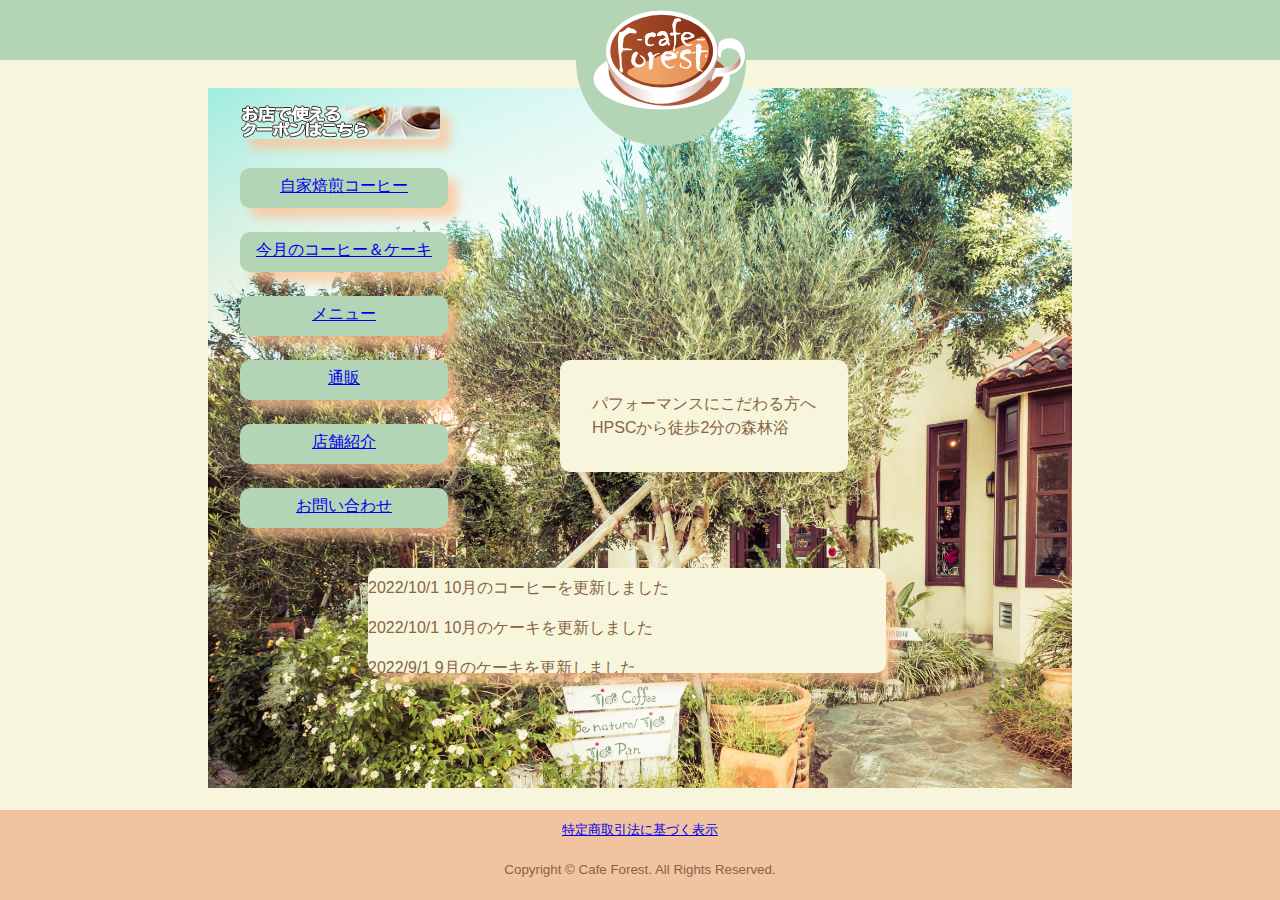
<file: index.html>
﻿﻿<!DOCTYPE html>
<html lang="ja">
<head>
<meta charset="UTF-8" />
<meta name="viewport" content="width=device-width, initial-scale=1.0">
<meta name="description" content="「Cafe Forest（カフェフォレスト）」は、自家焙煎のコーヒーと自家製ケーキがが売りの東京都北区のカフェ。駐車場・駐輪場有り。本格的なコーヒーが気軽に楽しめるカジュアルな雰囲気が若者の間で人気で、好みに合わせて焙煎する豆は通販でも取り寄せ可能です。">
<title>トップ | Cafe Forest</title>
<link rel="stylesheet" href="CSS/general.css"> 
</head>
<style>
/*ヘッダーはジェネラルのオーバーフロウhiddeで消えている・・・。*/
.TOP header { /*ロゴをはみ出させるためのheaderに関する指定*/
	height:60px;
	overflow:visible;
	position:relative;
}
.TOP header p {
	height:60px;
	overflow:visible;

}
.TOP header img { /*imgの配置*/
	position:absolute;
	inset-block-start:-2em;
	inset-inline-start:45%;
}

.TOP nav ul li { /*ジェネラルの打ち消し*/
	padding-inline:0px; 
}
.TOP nav > h1 {
	display:none;
}
.TOP > main{
	height:700px;/*仮 高さはおいおい変更する*/
}
.TOP main {
	position:relative;
}
.TOP h2 ,.TOP li {
	position:absolute;
}
.TOP li,.TOP li a {
	width:13em;
	height:1.5em;
}
.TOP li:not(:nth-of-type(8)) { /*ここで指定して子供要素のセンターそろえを実現あと影*/
	display:flex;
	justify-content:center;
	align-items:center; 
	box-shadow:10px 10px 10px 0 rgba(255, 192, 144,0.7);
}
.TOP li:not(:nth-of-type(8)) a{
	text-align:center;
}
.TOP li:nth-of-type(1){/*top*/
	display:none;
}
.TOP li:nth-of-type(2){/*自家焙煎珈琲*/
	inset-block-start:5em;
	inset-inline-start:2em;
}
.TOP li:nth-of-type(3){/*今月のコーヒー＆ケーキ*/
	inset-block-start:9em;
	inset-inline-start:2em;
}
.TOP li:nth-of-type(4){/*メニュー*/
	inset-block-start:13em;
	inset-inline-start:2em;
}
.TOP li:nth-of-type(5){/*通販*/
	inset-block-start:17em;
	inset-inline-start:2em;
}
.TOP li:nth-of-type(6){ /*店舗紹介*/
	inset-block-start:21em;
	inset-inline-start:2em;
}
.TOP li:nth-of-type(7){/*問い合わせ*/
	inset-block-start:25em;
	inset-inline-start:2em;
}
.TOP li:nth-of-type(8){/*クーポンバナー*/
	inset-block-start:1em;
	inset-inline-start:2em;
	width:200px;
	height:35px;
	overflow:hidden;
	box-shadow:10px 10px 10px 0 rgba(255, 192, 144,0.7);
}
.TOP li:nth-of-type(8) img{ /*クーポンバナーをセンターにするため*/
	position:center;
}
.TOP > main > article { /*news*/
	position: absolute;
	width:60%;
	height:15%;
	inset-block-start:30em;
	inset-inline-start:10em;
	overflow-y: scroll;
	background-color:var(--pale);
	box-shadow:10px 10px 10px 0 rgba(255, 192, 144,0.7);
	border-radius:10px;
}
.TOP article > h2 {
	display:none;
}
.TOP li:not(:nth-of-type(8)) { /*liの背景　:notクーポン画像*/
	background-color:var(--light); /*カスタムプロパティに透明度追加する方法ある？*/
	height:2.5em;
	border-radius:10px;
}
.TOP li:nth-of-type(8) {
	border-top-right-radius:7px;
	border-bottom-right-radius:7px;
}
.TOP main > p{
	position:abusplute;
	background-color:var(--pale);
	inset-block-start:15em;
	inset-inline-start:20em;
	width:18em;
	padding:2em;
	border-radius:10px;
}
/*ここまで前絶対配置たち*/
main {
	background-image:url(images/TOP/photoAC03.jpg);
	background-size:cover;
}
/*ここまで背景画像*/
@media screen and (max-width:730px) {
	body {
		grid-template-rows:72px auto 90px; /*header main footerの順の高さの指定*/
	}
}
@media screen and (max-width:600px) {

	.TOP header img { /*imgの配置*/
		inset-inline-start:52%;
	}
	.TOP li:nth-of-type(2){/*自家焙煎珈琲*/
		inset-block-start:5em;
	}
	.TOP li:nth-of-type(3){/*今月のコーヒー＆ケーキ*/
		inset-block-start:7em;
		inset-inline-start:18em;
	}
	.TOP li:nth-of-type(4){/*メニュー*/
		inset-block-start:9em;
	}
	.TOP li:nth-of-type(5){/*通販*/
		inset-block-start:11em;
		inset-inline-start:18em;
	}
	.TOP li:nth-of-type(6){ /*店舗紹介*/
		inset-block-start:13em;
	}
	.TOP li:nth-of-type(7){/*問い合わせ*/
		inset-block-start:15em;
		inset-inline-start:18em;
	}
	.TOP li:nth-of-type(8){/*クーポンバナー*/
		inset-block-start:1em;
		width:200px;
		height:35px;
		overflow:hidden;
	}
	.TOP li:nth-of-type(8) img{ /*クーポンバナーをセンターにするため*/
		position:center;
	}
	.TOP > main > article { /*news*/
		position: absolute;
		width:80%;
		height:15%;
		inset-block-start:20em;
		inset-inline-start:3em;
		overflow-y: scroll;
		background-color:rgb(247, 246, 220,)
	}
	.TOP article > h2 {
		display:none;
	}
	li:not(:nth-of-type(8)) {
		background-color:rgb(177, 215, 180); /*カスタムプロパティに透明度追加する方法ある？*/
	}
	.TOP main > p {
		position:abusplute;
		background-color:rgb(247, 246, 220);
		inset-block-start:20em;
		inset-inline-start:7em;
		width:2em;
		display:none;
	}
}/*media文の閉じ*/
@media screen and (max-width:480px) {
	.TOP li:nth-of-type(8) {
		width:128px;
	}
}
@media screen and (max-width:425px) {
	.TOP li:nth-of-type(8) {
		width:128px;
	}
	.TOP header img { /*imgの配置*/
		inset-inline-start:40%;
	}
	.TOP li:nth-of-type(2){/*自家焙煎珈琲*/
		inset-block-start:10em;
		inset-inline-start:1em;
	}
	.TOP li:nth-of-type(3){/*今月のコーヒー＆ケーキ*/
		inset-block-start:13em;
		inset-inline-start:3em;
	}
	.TOP li:nth-of-type(4){/*メニュー*/
		inset-block-start:16em;
		inset-inline-start:1em;
	}
	.TOP li:nth-of-type(5){/*通販*/
		inset-block-start:19em;
		inset-inline-start:3em;
	}
	.TOP li:nth-of-type(6){ /*店舗紹介*/
		inset-block-start:22em;
		inset-inline-start:1em;
	}
	.TOP li:nth-of-type(7){/*問い合わせ*/
		inset-block-start:25em;
		inset-inline-start:3em;
	}
	.TOP li:nth-of-type(8){/*クーポンバナー*/
		inset-block-start:6em;
		inset-inline-start:1em;
		width:128px;
		height:35px;
		overflow:hidden;
	}
	.TOP li:nth-of-type(8) img{ /*クーポンバナーをセンターにするため*/
		position:center;
	}
	.TOP > main > article { /*news*/
		position: absolute;
		width:80vw;
		height:15%;
		inset-block-start:30em;
		inset-inline-start:1.5em;
		overflow-y: scroll;
		background-color:rgb(247, 246, 220)
	}
	.TOP article > h2 {
		display:none;
	}
	li:not(:nth-of-type(8)) {
		background-color:rgb(177, 215, 180); /*カスタムプロパティに透明度追加する方法ある？*/
	}
	.TOP main > p{
		display:none;
/*		position:abusplute;   /*こいつらは自家焙煎珈琲へ
		background-color:rgb(247, 246, 220);
		inset-block-start:-13em;
		inset-inline-start:3em;
		width:16em; */
	}
}/*media文の閉じ*/
/*ここまで＠medhia文*/
</style>
<body class="TOP">
<header>
<p><img src="images/logo_maru.svg" width="auto" height="170px" alt="ロゴ"></p>
</header>
<main>
	<nav>
		<h1>ナビゲーション</h1><!--スマホはハンバーガorフレックスらっぷ表示。空白のメイン要素にロゴを大きく載せるか-->
		<ul>
			<li><a href="index.html">トップ</a></li>
			<li><a href="coffee-info/index.html">自家焙煎コーヒー</a></li>
			<li><a href="coffee-cake/monthly.php">今月のコーヒー＆ケーキ</a></li>
			<li><a href="menu/index.html">メニュー</a></li>
			<li><a href="store/index.html">通販</a></li><!--ハイライトかdisplay:none-->
			<li><a href="tenpo/index.html">店舗紹介</a></li>
			<li><a href="contact/index.html">お問い合わせ</a></li>
			<li><a href="coupon/index.html"><picture><source srcset="images/banner_hanbun.png" media="(max-width: 480px)"><img src="images/banner_h.png" alt="バナー"></picture></a></li>
		</ul>
	</nav>
	<article>
		<h2>ニュース</h2><!--ニュースを-->
			<p>2022/10/1  10月のコーヒーを更新しました</p><!--overflow: scroll;でページ内スクロールに挑む-->				
			<p>2022/10/1  10月のケーキを更新しました</p>
			<p>2022/9/1  9月のケーキを更新しました</p>
			<p>2022/9/1  9月のケーキを更新しました</p>
			<p>2022/8/17  台風のため臨時休業いたします。</p>
	</article>
	<p>パフォーマンスにこだわる方へ<br>HPSCから徒歩2分の森林浴</p>
</main>
<footer>
	<p><small><a href="law/index.html">特定商取引法に基づく表示</a></small></p>
	<p><small>Copyright © Cafe Forest. All Rights Reserved.</small></p>
</footer>
</body>
</html>
</file>
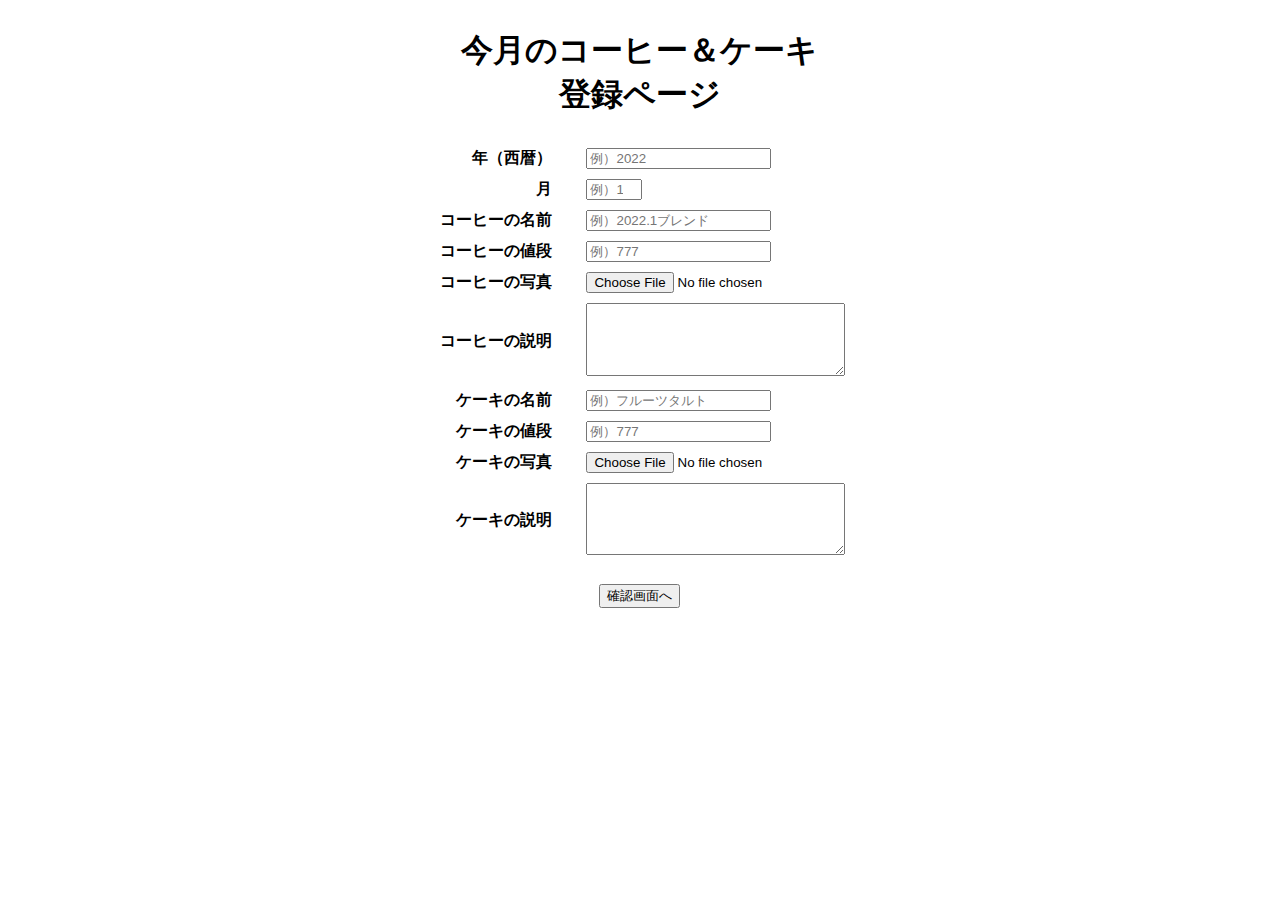
<file: admin/index.html>
﻿<!DOCTYPE html>

<html>
    <head>
        <meta charset="UTF-8" />
        <meta name="viewport" content="width=device-width, initial-scale=1.0" />
        <title>登録</title>
        <link rel="stylesheet" href="css/admin.css" />
    </head>

    <body class="form">
        <header></header>
        <main>
            <h1>今月のコーヒー＆ケーキ<br />登録ページ</h1>
            <form action="confirm.php" enctype="multipart/form-data" method="post">
                <table>
                    <tr><th><label>年（西暦）</label></th><td><input type="number" min="2022" name="year" pattern="^[0-9]+$" placeholder="例）2022" required/></td></tr>
                    <tr><th><label>月</label></th><td><input type="number" min="1" max="12" name="month" pattern="^[0-9]+$" placeholder="例）1" required/></td></tr>
                    <tr><th><label>コーヒーの名前</label></th><td><input type="text" name="coffeeName" placeholder="例）2022.1ブレンド" required/></td></tr>
                    <tr><th><label>コーヒーの値段</label></th><td><input type="text" name="coffeePrice" title="半角数字で入力してください。" pattern="^[0-9]+$" placeholder="例）777" required/></tr>
                    <tr><th><label>コーヒーの写真</label></th><td><input type="file" name="coffeePic" accept="image/*" required/></tr>
                    <tr><th><label>コーヒーの説明</label></th><td><textarea name="coffeeEx" required></textarea></tr>
                    <tr><th><label>ケーキの名前</label></th><td><input type="text" name="cakeName" placeholder="例）フルーツタルト" required/></td></tr>
                    <tr><th><label>ケーキの値段</label></th><td><input type="text" name="cakePrice" title="半角数字で入力してください。" pattern="^[0-9]+$" placeholder="例）777" required/></tr>
                    <tr><th><label>ケーキの写真</label></th><td><input type="file" name="cakePic" accept="image/*" required/></tr>
                    <tr><th><label>ケーキの説明</label></th><td><textarea name="cakeEx" required></textarea></tr>
                </table>
                <p><input type="submit" value="確認画面へ" /></p>    
            </form>
        </main>
        <footer></footer>
    </body>
</html>
</file>
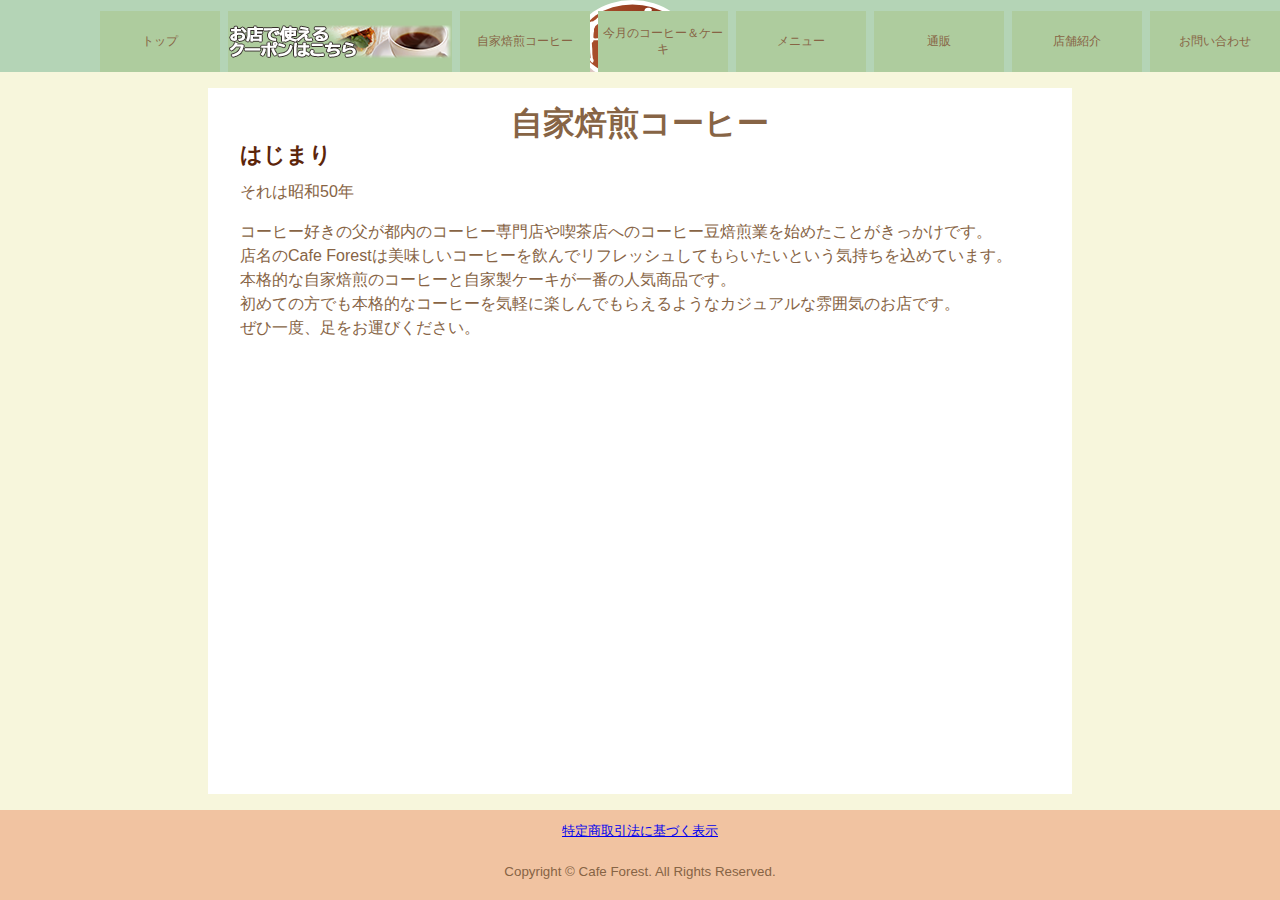
<file: coffee-info/index.html>
﻿<!--通販からのリンク　ターゲットで指定してその項目だけハイライトにさせたいな-->
<!DOCTYPE html>
<html lang="ja">
<head>
<meta charset="UTF-8" />
<meta name="viewport" content="width=device-width, initial-scale=1.0">
<meta name="description" content="東京都北区のカフェ「Cafe Forest（カフェフォレスト）」の売りは、自家焙煎コーヒー。焙煎士として都内のコーヒー専門店や喫茶店と取引があった父親の跡を継いだ現経営者が、パティシエの妻と共に、本格的なコーヒーが楽しめるカジュアルなカフェを営業しています。" >
<meta name="keywords" content="自家焙煎,父,コーヒー専門店,喫茶店,本格的" >
<title>自家焙煎コーヒー | Cafe Forest</title>
<link rel="stylesheet" href="../CSS/general.css">
<link href="../CSS/box.css" rel="stylesheet" type="text/css">
</head>

<body class="cfi">
<header>
<img src="../images/logo.svg" width="auto" height="100px" alt="ロゴ">
	<nav>
		<h2>ナビゲーション</h2><!--nonn候補-->
		<ul>
			<li><a href="../index.html">トップ</a></li>
			<li><a href="../coupon/index.html"><picture><source srcset="../images/banner_hanbun.png" media="(max-width: 730px)"><img src="../images/banner_h.png" alt="バナー"></picture></a></li>
			<li><a href="../coffee-info/index.html">自家焙煎コーヒー</a></li>
			<li><a href="../coffee-cake/monthly.php">今月のコーヒー＆ケーキ</a></li>
			<li><a href="../menu/index.html">メニュー</a></li>
			<li><a href="../store/index.html">通販</a></li><!--ハイライトかdisplay:none-->
			<li><a href="../tenpo/index.html">店舗紹介</a></li>
			<li><a href="../contact/index.html">お問い合わせ</a></li>
		</ul>
	</nav>
</header>
<main class="ctop">
	<h1>自家焙煎コーヒー</h1>
	<p>パフォーマンスにこだわる方へ<br>HPSCから徒歩2分の森林浴</p>
	<section>
	<h2>はじまり</h2>
	<p>それは昭和50年</p>
	<p>コーヒー好きの父が都内のコーヒー専門店や喫茶店へのコーヒー豆焙煎業を始めたことがきっかけです。<br>
		店名のCafe Forestは美味しいコーヒーを飲んでリフレッシュしてもらいたいという気持ちを込めています。<br>
		本格的な自家焙煎のコーヒーと自家製ケーキが一番の人気商品です。<br>
		初めての方でも本格的なコーヒーを気軽に楽しんでもらえるようなカジュアルな雰囲気のお店です。<br>
		ぜひ一度、足をお運びください。</p>
	</section>

</main>
<footer>
	<p><small><a href="../law/index.html">特定商取引法に基づく表示</a></small></p>
		<p><small>Copyright © Cafe Forest. All Rights Reserved.</small></p>
</footer>
</body>
</html>
</file>
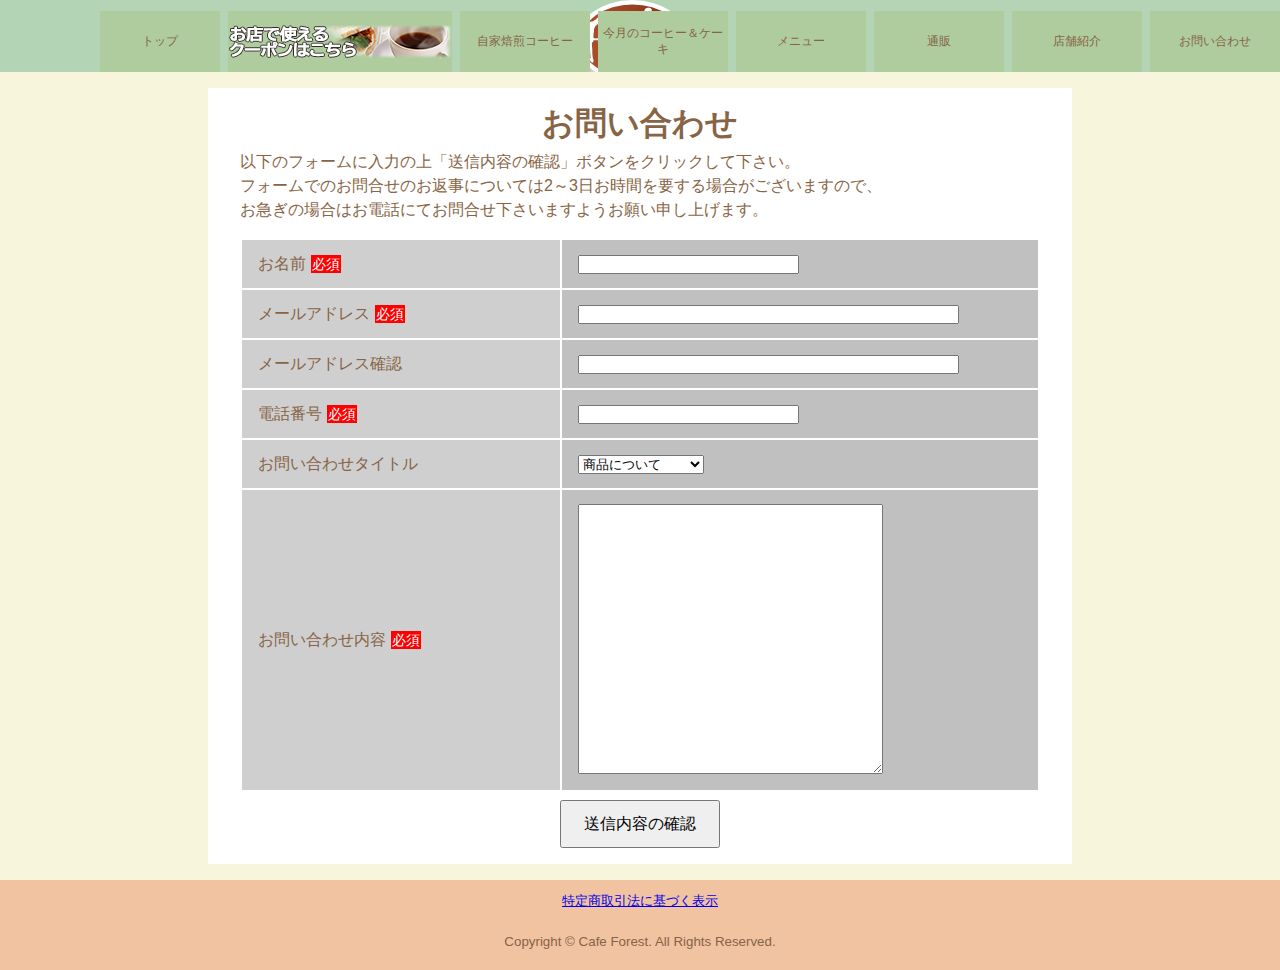
<file: contact/index.html>
<!DOCTYPE HTML>
<html lang="ja">
<head>
	<meta name="viewport" content="width=device-width, initial-scale=1.0">
	<meta charset="UTF-8">
	<meta name="description" content="東京都北区のカフェ「Cafe Forest（カフェフォレスト）」の問い合わせページ。熟練焙煎士が挽くコーヒー、パティシエ特製デザート、店頭販売、通販、コーヒーが1杯無料になるクーポン、アクセスについてなど、お気軽にお問合せください。">
	<meta name="keywords" contact="質問,クーポン,オーダー店舗,ケーキ,">
	<title>お問い合せ | Cafe Forest</title>
	<link rel="stylesheet" href="../CSS/general.css" type="text/css">
	<link  rel="stylesheet" href="../CSS/box.css"  type="text/css">
	<script src="../jQuery/jquery-3.6.0.min.js"></script>
	<script>				//メールアドレス二回入力させてチェック。不一致なら警告出す。
		function CheckMail() {
	    // ↓↓ 入力値取得 ↓↓
	    var input1 = $("#mail01").val();
	    var input2 = $("#mail02").val();
	    // ↓↓ メール比較 ↓↓
	    if (input1 !== input2) {
	        window.alert("メールアドレスが一致しません。");
	        return false;
	    } else {
	        return true;
	    }
	}
	</script>
</head>
<body class="contact">
	<header>
	<img src="../images/logo.svg" width="auto" height="100px" alt="ロゴ">
		<nav>
		<h2>サイトマップ</h2>
			<ul>
				<li><a href="../index.html">トップ</a></li>
				<li><a href="../coupon/index.html"><picture><source srcset="../images/banner_hanbun.png" media="(max-width: 730px)"><img src="../images/banner_h.png" alt="バナー"></picture></a></li>
				<li><a href="../coffee-info/index.html">自家焙煎コーヒー</a></li>
				<li><a href="../coffee-cake/monthly.php">今月のコーヒー＆ケーキ</a></li>
				<li><a href="../menu/index.html">メニュー</a></li>
				<li><a href="../store/index.html">通販</a></li><!--ハイライトかdisplay:none-->
				<li><a href="../tenpo/index.html">店舗紹介</a></li>
				<li><a href="#">お問い合わせ</a></li>
			</ul>
		</nav>
	</header>
	<main>
			<h1>お問い合わせ</h1>
			<p>以下のフォームに入力の上「送信内容の確認」ボタンをクリックして下さい。<br>
			フォームでのお問合せのお返事については2～3日お時間を要する場合がございますので、<br>
			お急ぎの場合はお電話にてお問合せ下さいますようお願い申し上げます。</p>
			<form action="confirm.php" method="POST">
			<table>
			  <tr><td class="item">お名前<span>必須</span></td><td><input type="text" required="" size="25" maxlength="20" name="name"></td></tr>
			  <tr><td class="item">メールアドレス<span>必須</span></td><td><input type="email" id="mail01" required="" size="45" name="mail"></td></tr>
			  <tr><td class="item">メールアドレス確認</td><td><input type="email" id="mail02" required="" size="45" ></td></tr>

			  <tr><td class="item">電話番号<span>必須</span></td><td><input type="tel" name="tel" required="" size="25"></td></tr>
			  <tr><td class="item">お問い合わせタイトル</td>
			  	  <td>
			  	  	<select name="querytitle">
			  	  		<option>商品について</option>
			  	  		<option>通販について</option>
			  	  		<option>クーポンについて</option>
			  	  		<option>その他</option>
			  	  	</select>
			  	  </td>
			  </tr>
			  <tr><td class="item">お問い合わせ内容<span>必須</span></td>
	      		  <td style=" height:300px; margin: 0px; padding: 0px;">
	      		  	<textarea name="query" required="" style=" height: 90%; box-sizing: border-box; margin-left: 1rem;" rows="12" cols="36"></textarea>
	      		  </td>
	      	  </tr>
	      	</table>
	      	<p style="text-align:center;"><input type="submit" class="button"  value="送信内容の確認" onClick="return CheckMail()"></p>

	      </form>
	</main>
	<footer>
		<p><small><a href="../law/index.html">特定商取引法に基づく表示</a></small></p>
		<p><small>Copyright © Cafe Forest. All Rights Reserved.</small></p>
	</footer>
</body>
</html>
</file>
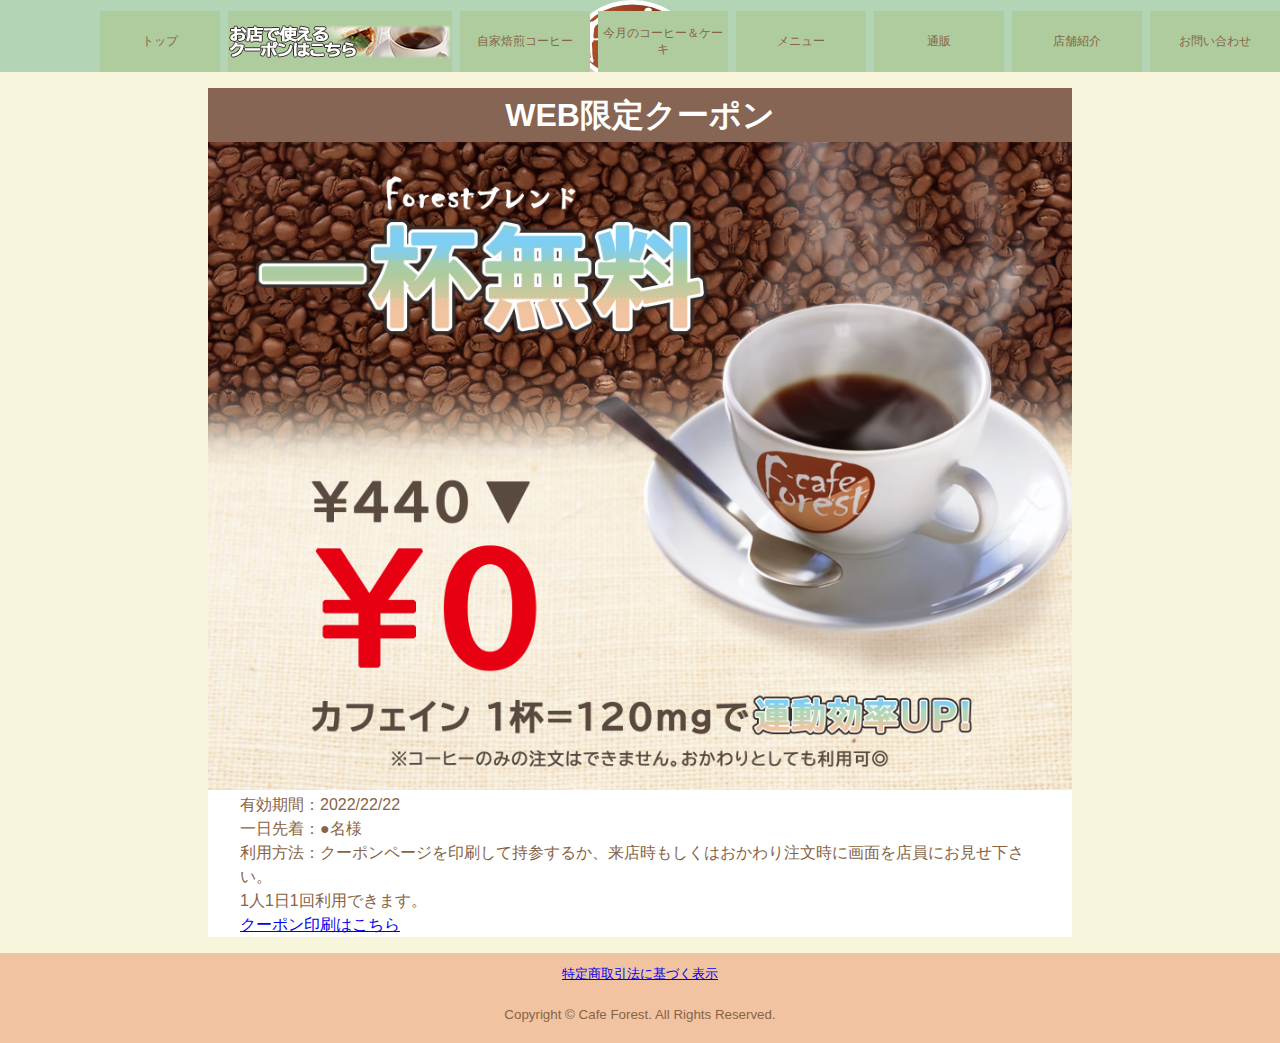
<file: coupon/index.html>
<!DOCTYPE html>
<html lang="ja">
<head>
<meta charset="UTF-8">
<meta name="viewport" content="width=device-width, initial-scale=1.0, minimum-scale=1.0" />
<meta name="description" content="東京都北区のカフェ「Cafe Forest（カフェフォレスト）」では、Webページをご覧いただいた方限定で、440円相当のコーヒーが1杯無料になるクーポンを配布しています。インターネットの画面提示もしくは印刷のどちらでもご利用いただけます。先着順につき早めにご来店ください。" >
<meta name="keywords" content="クーポン,web限定,無料,有効期限,先着,印刷,画面" >
<title>WEB限定クーポン | Cafe Forest</title>
<link href="../CSS/general.css" rel="stylesheet" type="text/css">
<link href="../CSS/box.css" rel="stylesheet" type="text/css">
</head>
<body class="coupon">
	<header>
<img src="../images/logo.svg" width="auto" height="100px" alt="ロゴ">
	<nav>
	<h2>サイトマップ</h2>
		<ul>
			<li><a href="../index.html">トップ</a></li>
			<li><a href="#"><picture><source srcset="../images/banner_hanbun.png" media="(max-width: 730px)"><img src="../images/banner_h.png" alt="バナー"></picture></a></li>
			<li><a href="../coffee-info/index.html">自家焙煎コーヒー</a></li>
			<li><a href="../coffee-cake/monthly.php">今月のコーヒー＆ケーキ</a></li>
			<li><a href="../menu/index.html">メニュー</a></li>
			<li><a href="../store/index.html">通販</a></li><!--ハイライトかdisplay:none-->
			<li><a href="../tenpo/index.html">店舗紹介</a></li>
			<li><a href="../contact/index.html">お問い合わせ</a></li>
		</ul>
	</nav>  
	</header>
	<main>
			<h1>WEB限定クーポン</h1>
			<picture><source srcset="../images/coupon/coupon-sumaho.png" width="100%" height="auto" media="(max-width: 580px)"><source srcset="../images/coupon/coupon-sumaho.png" width="100%" height="auto" media="print"><img  class="sumaho " src="../images/coupon/coupon-pc.png" width="100%" height="auto" alt="クーポン画像"></picture>				<!--
			<a><img  class="pc" src="../images/coupon/coupon-pc.png" width="100%" height="auto" alt="クーポン画像"></a>
			<a><img  class="sumaho" src="../images/coupon/coupon-sumaho.png" width="100%" height="auto" alt="クーポン画像"></a>
			-->
				<dl>
					<dt>有効期間：2022/22/22</dt>
					<dt>一日先着：●名様</dt>
					<dt>利用方法：クーポンページを印刷して持参するか、来店時もしくはおかわり注文時に画面を店員にお見せ下さい。<br>
					1人1日1回利用できます。</dt>
					<a href="coupon_print.pdf">クーポン印刷はこちら</a><!--しかるべきタグをつけなおす必要有-->
				</dl>
	</main>
	<footer>
	<p><small><a href="../law/index.html">特定商取引法に基づく表示</a></small></p>
	<p><small>Copyright © Cafe Forest. All Rights Reserved.</small></p>
	</footer>
</body>
</html>
</file>
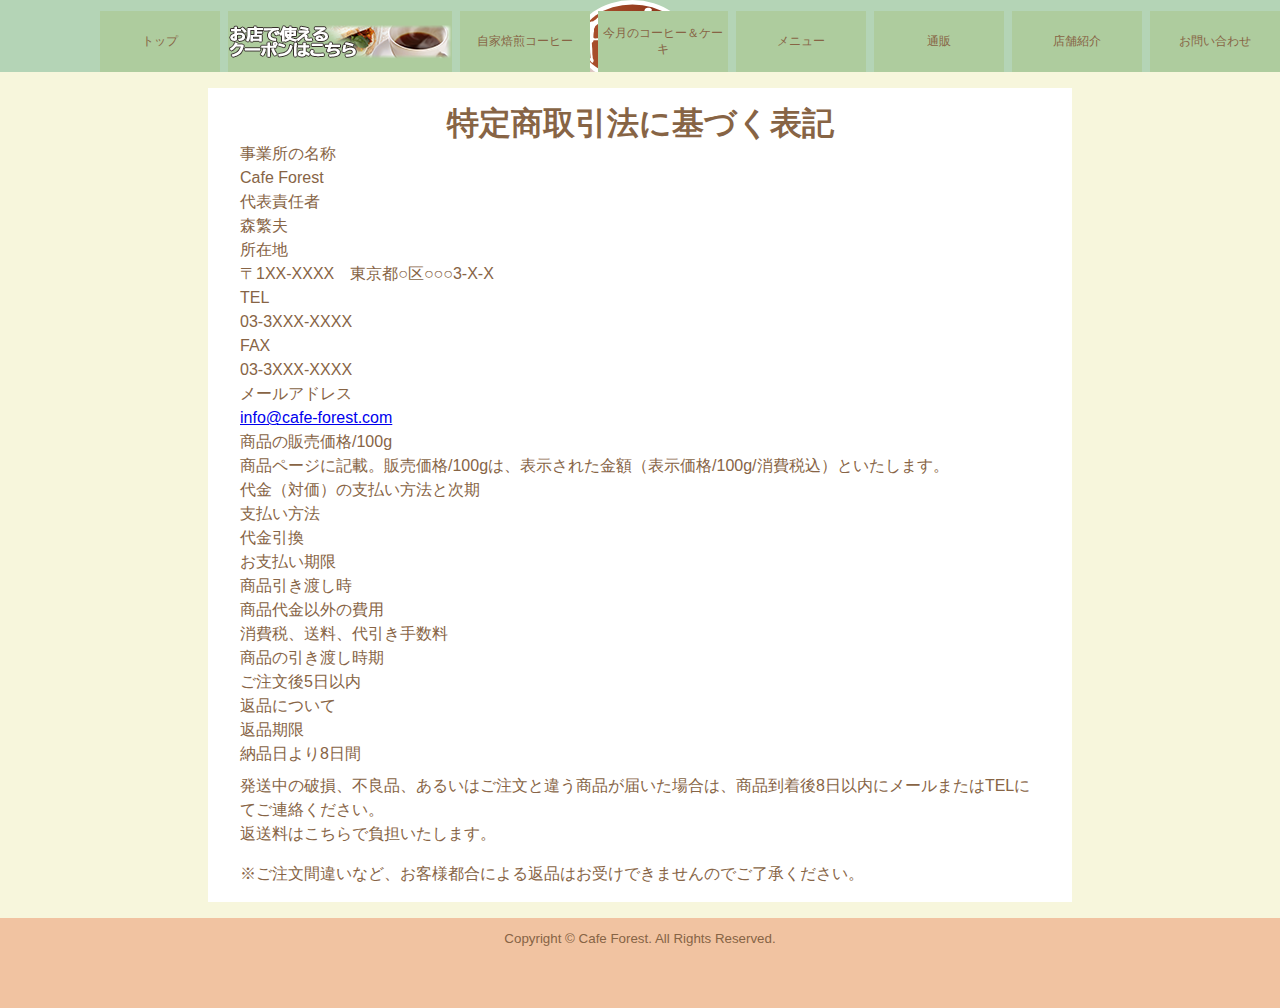
<file: law/index.html>
﻿<!DOCTYPE html>
<html lang="ja">
<head>
<meta charset="UTF-8" />
<meta name="viewport" content="width=device-width, initial-scale=1.0">
<title>特定商取引法に基づく表記 | Cafe Forest</title>
<link rel="stylesheet" href="../CSS/general.css">
<style>
</style>

</head>

<body class="str">
<header>
<img src="../images/logo.svg" width="auto" height="100px" alt="ロゴ">
<nav>
<h2>サイトマップ</h2><!--nonn候補-->
	<ul>
		<li><a href="../index.html">トップ</a></li>
		<li><a href="../coupon/index.html"><picture><source srcset="../images/banner_hanbun.png" media="(max-width: 730px)"><img src="../images/banner_h.png" alt="バナー"></picture></a></li>
		<li><a href="../coffee-info/index.html">自家焙煎コーヒー</a></li>
		<li><a href="../coffee-cake/monthly.php">今月のコーヒー＆ケーキ</a></li>
		<li><a href="../menu/index.html">メニュー</a></li>
		<li><a href="../store/index.html">通販</a></li><!--ハイライトかdisplay:none-->
		<li><a href="../tenpo/index.html">店舗紹介</a></li>
		<li><a href="../contact/index.html">お問い合わせ</a></li>
	</ul>
</nav>
</header>
<main>
	<h1>特定商取引法に基づく表記</h1>
		<dl>
			<dt>事業所の名称</dt>
				<dd>Cafe Forest</dd>
			<dt>代表責任者</dt>
				<dd>森繁夫</dd>
			<dt>所在地</dt>
				<dd>〒1XX-XXXX　東京都○区○○○3-X-X</dd>
			<dt>TEL</dt>
				<dd>03-3XXX-XXXX</dd>
			<dt>FAX</dt>
				<dd>03-3XXX-XXXX</dd>
			<dt>メールアドレス</dt>
				<dd><adress><a href="mailto:info@cafe-forest.com">info@cafe-forest.com</a></adress></dd>
			<dt>商品の販売価格/100g</dt>
				<dd>商品ページに記載。販売価格/100gは、表示された金額（表示価格/100g/消費税込）といたします。</dd>
			<dt>代金（対価）の支払い方法と次期</dt>
			<dt>支払い方法</dt>
				<dd>代金引換</dd>
			<dt>お支払い期限</dt>
				<dd>商品引き渡し時</dd>
			<dt>商品代金以外の費用</dt>
				<dd>消費税、送料、代引き手数料</dd>
			<dt>商品の引き渡し時期</dt>
				<dd>ご注文後5日以内</dd>
			<dt>返品について</dt>
			<dt>返品期限</dt>
				<dd>納品日より8日間</dd>
		</dl>
		<p>発送中の破損、不良品、あるいはご注文と違う商品が届いた場合は、商品到着後8日以内にメールまたはTELにてご連絡ください。
		<br>返送料はこちらで負担いたします。</p>
		<p>※ご注文間違いなど、お客様都合による返品はお受けできませんのでご了承ください。</p>

</main>
<footer>
	<p><small>Copyright © Cafe Forest. All Rights Reserved.</small></p>
</footer>
</body>

</html>
</file>
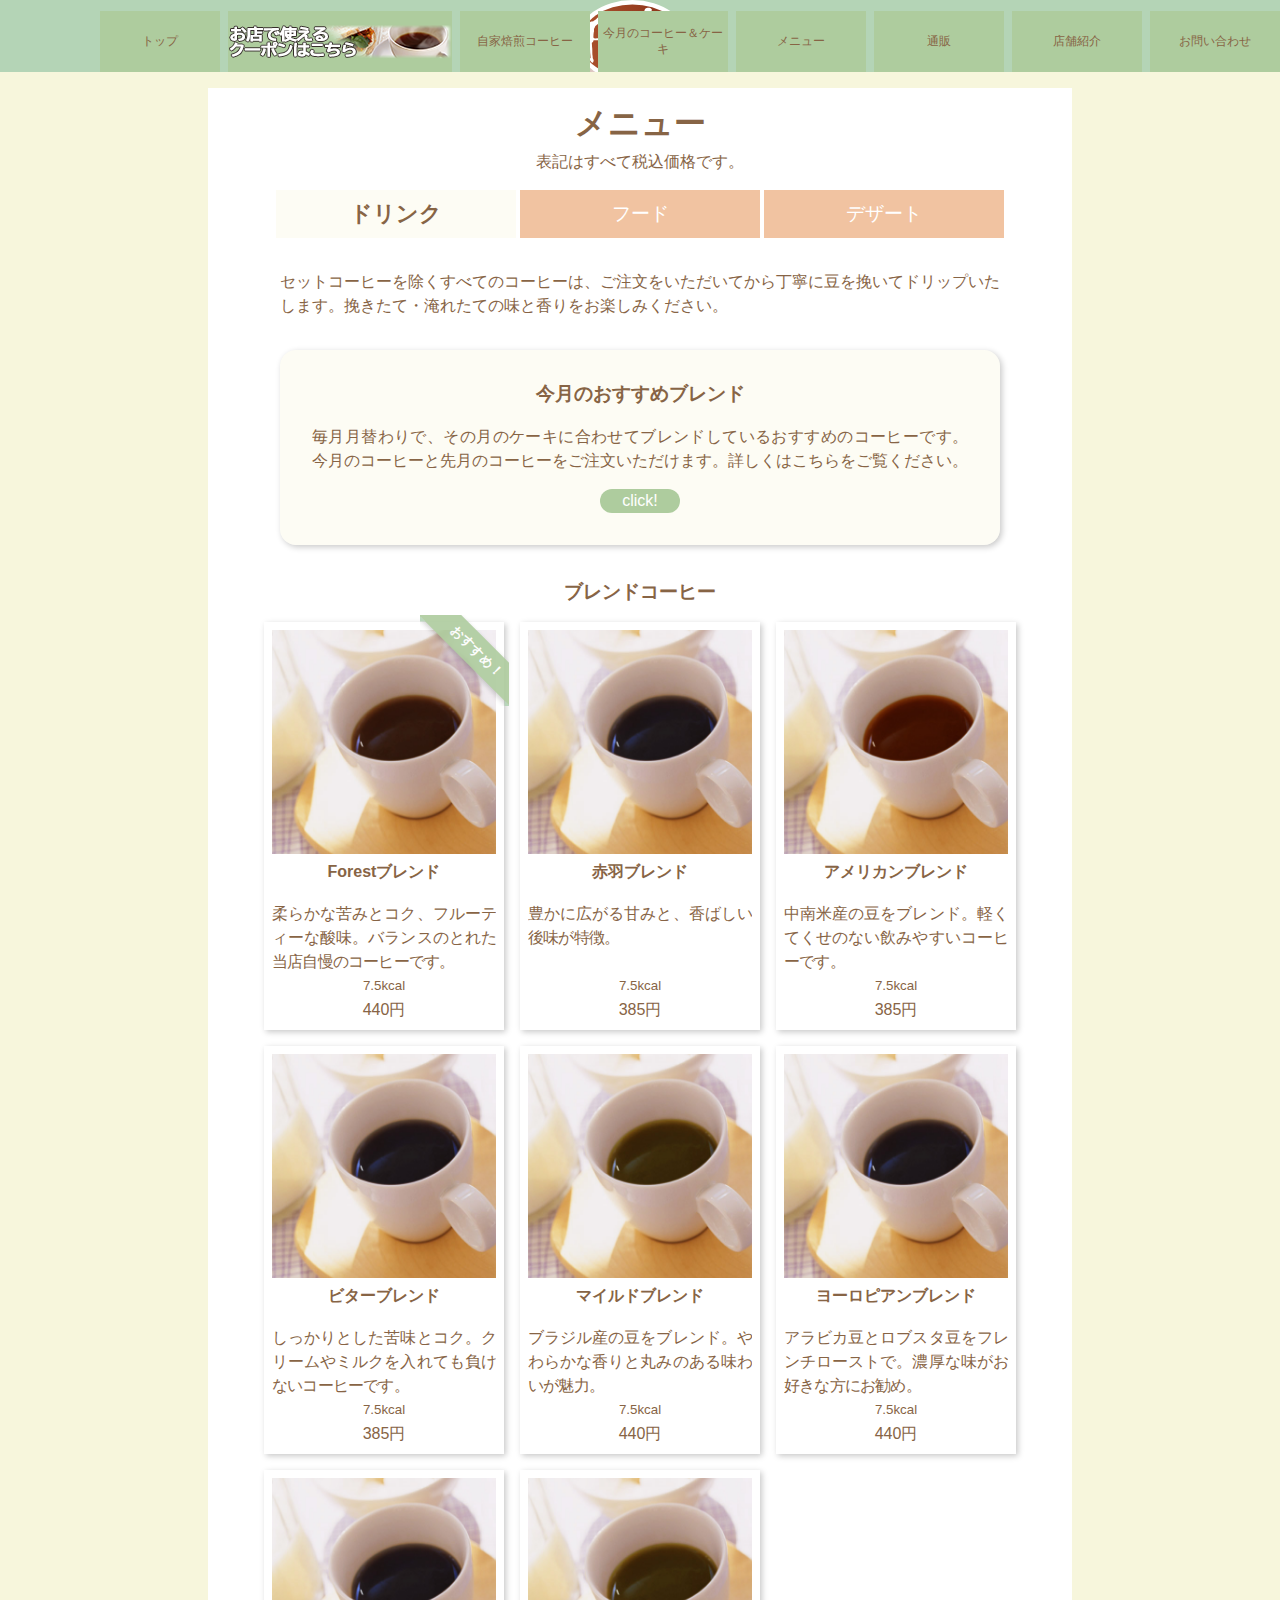
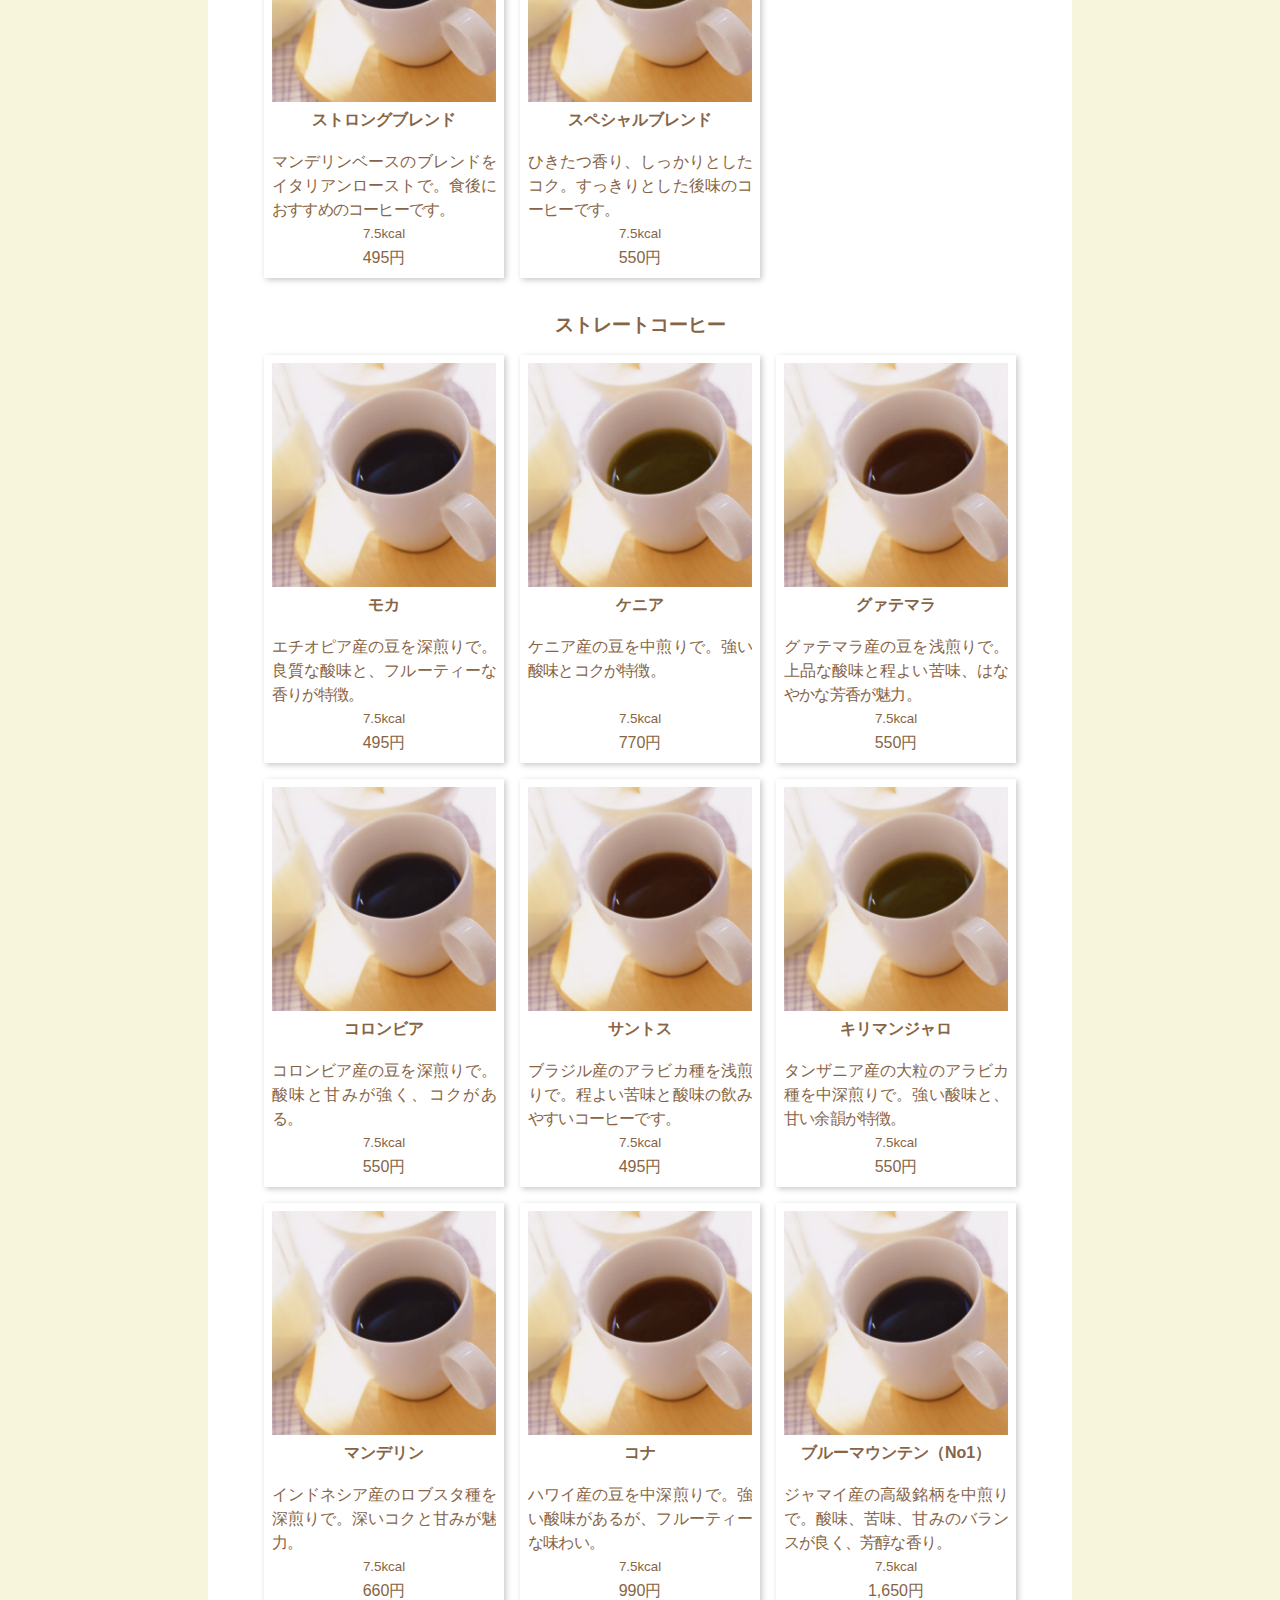
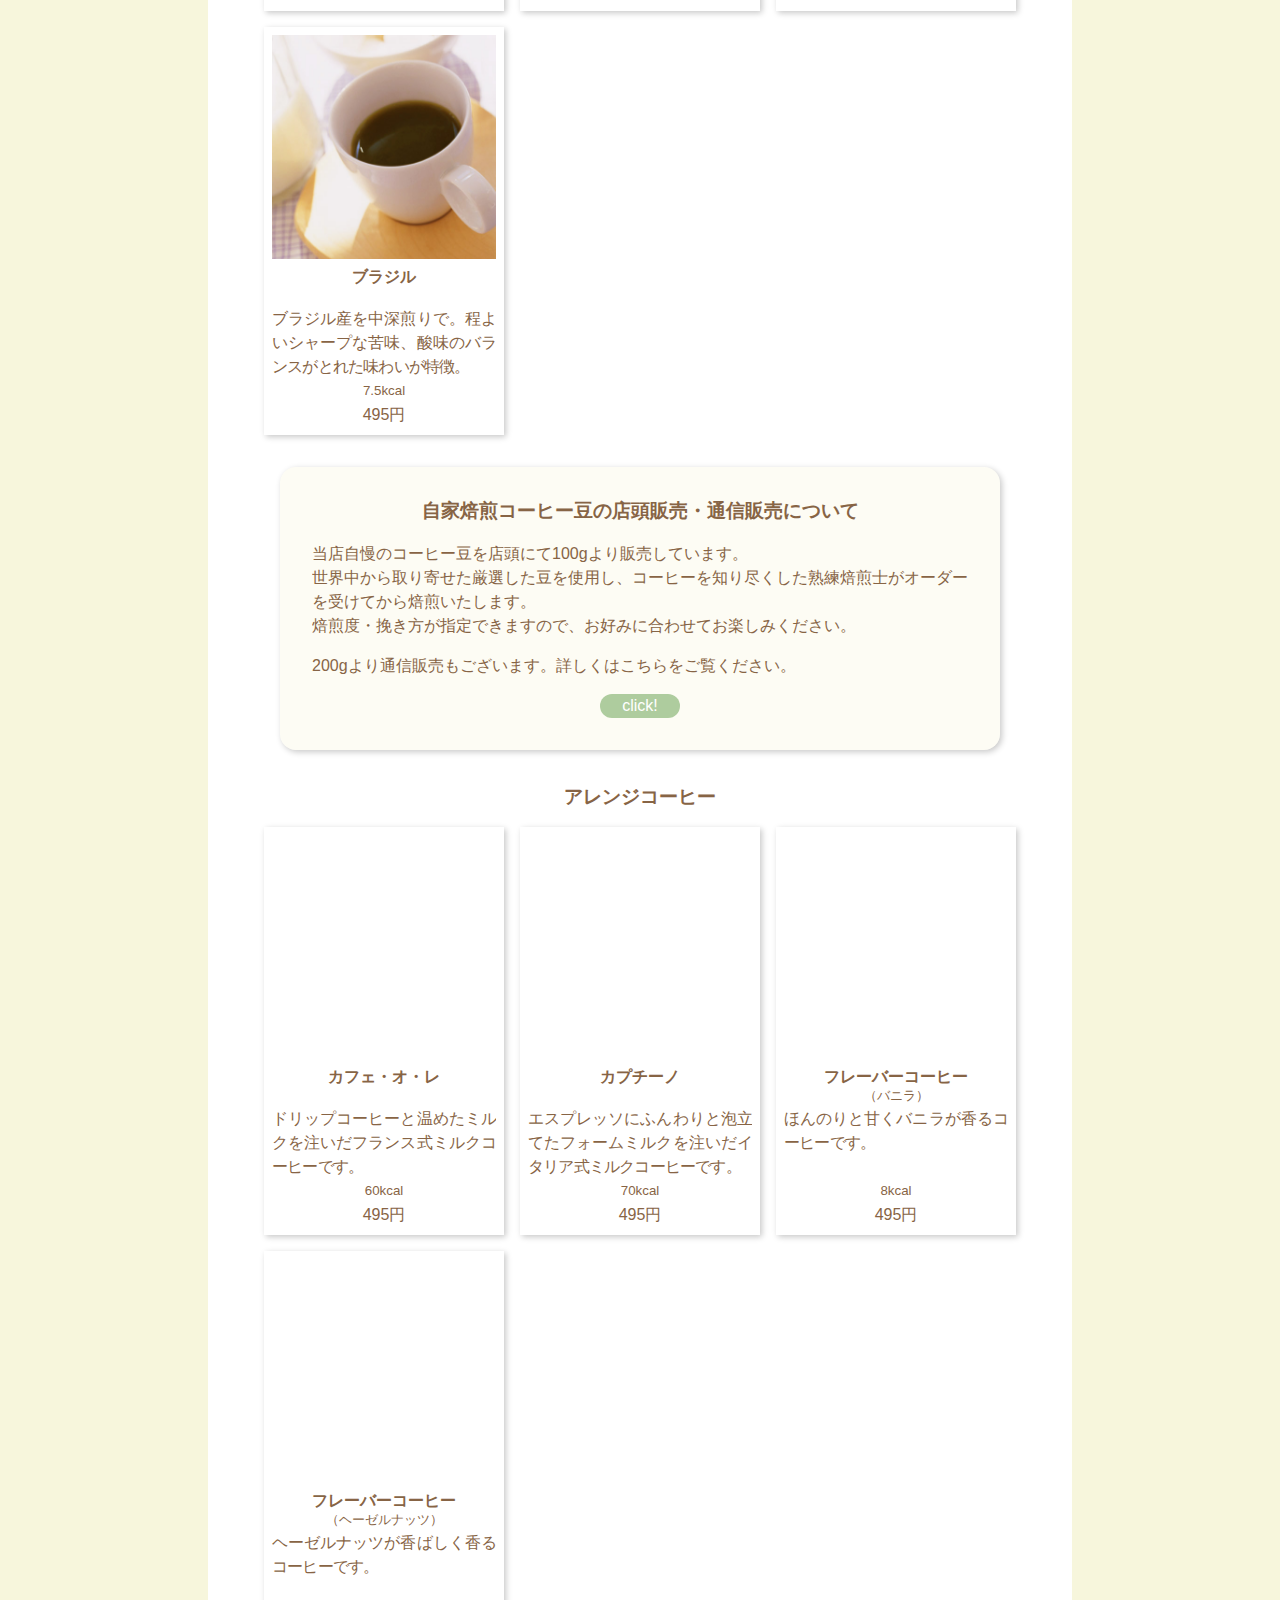
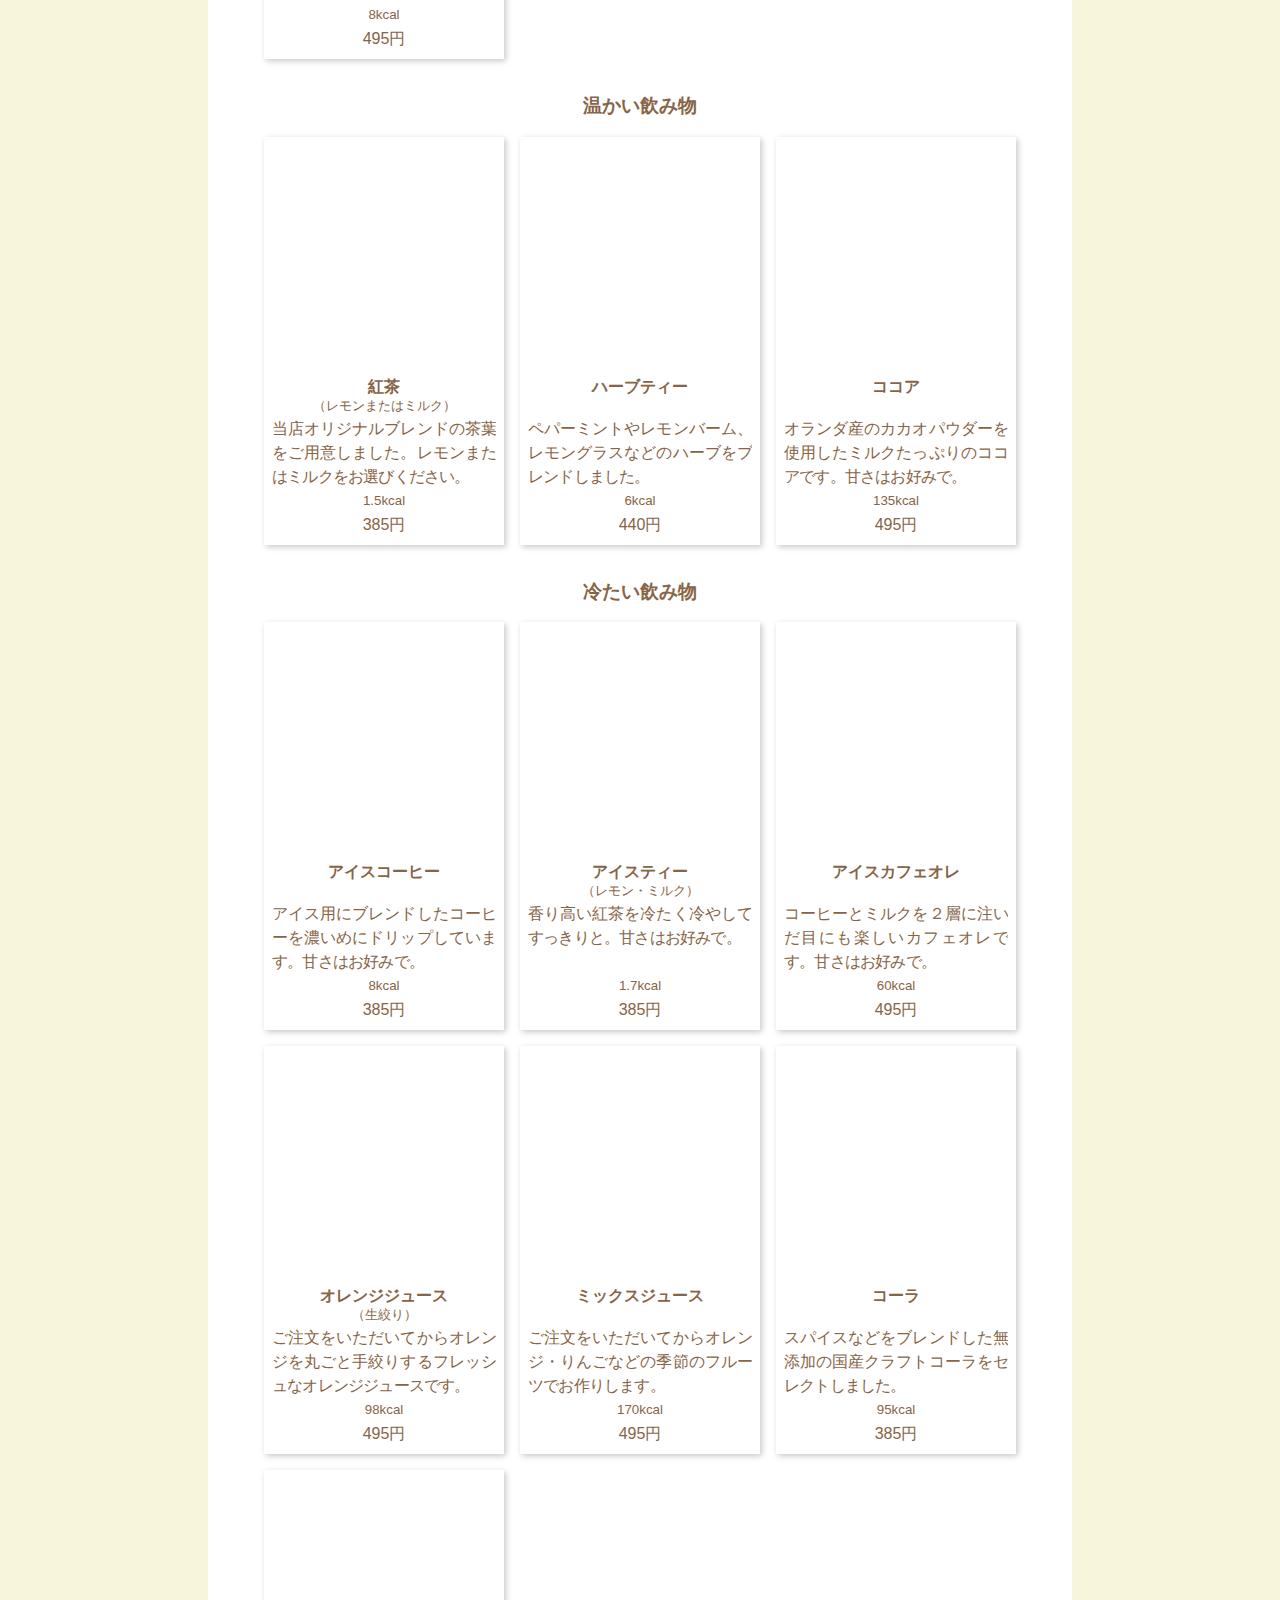
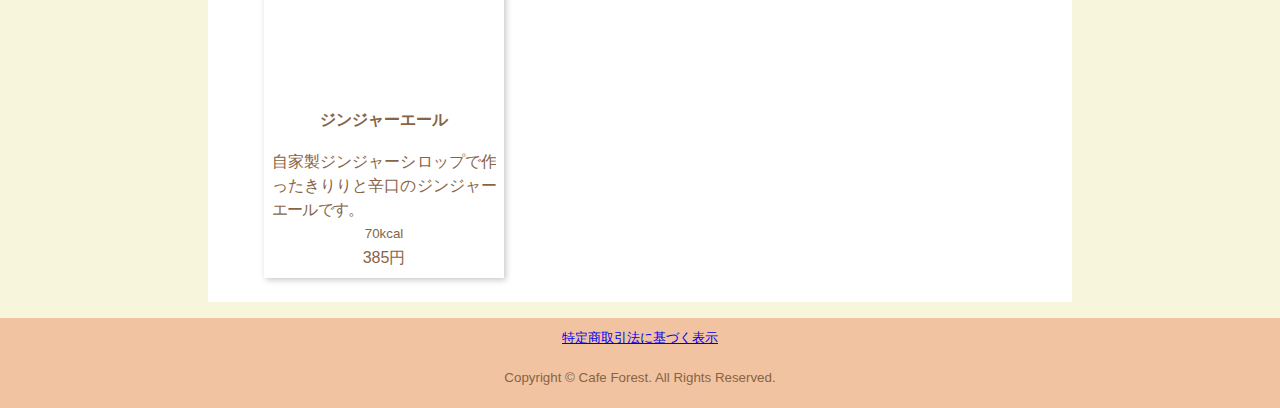
<file: menu/index.html>
﻿<meta charset="UTF-8">
<meta name="viewport" content="width=device-width, initial-scale=1.0, minimum-scale=1.0" />
<meta name="description" content="東京都北区のカフェ「Cafe Forest（カフェフォレスト）」では、自家焙煎のコーヒーを中心としたドリンク約30種類、パティシエオリジナルデザート約5種類、軽食約10種類のほか、モーニング・ランチ限定など、多彩なメニューをご用意しています。また、オーダーケーキの注文も承っています。">
<meta name="keywords" content="メニュー,ドリンク,フード,モーニング,ランチ,デザート,ホットケーキ,プリン,日替わり,パスタ,カレー,バーニャカウダ">
<title>メニュー | Cafe Forest</title>
<link href="../CSS/general.css" rel="stylesheet" type="text/css">
<link rel="stylesheet" href="styles/menu.css" />
<script src="../jQuery/jquery-3.6.0.min.js"></script>
<script>
	$(document).ready(function(){
	    $("#pagetop").hide();
	    $(window).on("scroll", function(){
	        if ($(this).scrollTop() > 100) {
	            $("#pagetop").fadeIn("fast");
	        } else {
	            $("#pagetop").fadeOut("fast");
	        }
	    });	
	}); 
</script>
</head>
<body class="menu">
<header>
<img src="../images/logo.svg" width="auto" height="100px" alt="ロゴ">
	<nav>
	<h2>サイトマップ</h2>
		<ul>
		<li><a href="../index.html">トップ</a></li>
		<li><a href="../coupon/index.html"><picture><source srcset="../images/banner_hanbun.png" media="(max-width: 730px)"><img src="../images/banner_h.png" alt="バナー"></picture></a></li>
		<li><a href="../coffee-info/index.html">自家焙煎コーヒー</a></li>
		<li><a href="../coffee-cake/monthly.php">今月のコーヒー＆ケーキ</a></li>
		<li><a href="../menu/index.html">メニュー</a></li>
		<li><a href="../store/index.html">通販</a></li><!--ハイライトかdisplay:none-->
		<li><a href="../tenpo/index.html">店舗紹介</a></li>
		<li><a href="../contact/index.html">お問い合わせ</a></li>
	</ul>
	</nav>
</header>
<main>
	<h1>メニュー</h1>
	<p>表記はすべて税込価格です。</p>
	<input id="item1" name="radio" type="radio" checked="checked" />
	<input id="item2" name="radio" type="radio" />
	<input id="item3" name="radio" type="radio" />		
	<div>
		<label for="item1">ドリンク</label>
		<label for="item2">フード</label>
		<label for="item3">デザート</label>
	</div>
	<section id="drink">
		<h2>ドリンク</h2>
			<p>セットコーヒーを除くすべてのコーヒーは、ご注文をいただいてから丁寧に豆を挽いてドリップいたします。挽きたて・淹れたての味と香りをお楽しみください。</p>
		<aside>
			<h3>今月のおすすめブレンド</h3>
				<p>
					毎月月替わりで、その月のケーキに合わせてブレンドしているおすすめのコーヒーです。
					今月のコーヒーと先月のコーヒーをご注文いただけます。詳しくはこちらをご覧ください。
				</p>
				<span class="click"><a href="../coffee-cake/monthly.php">click!</a></span>
		</aside>
		<section>
			<h3>ブレンドコーヒー</h3>
			<div>
				<article class="recommend">
				<div>
					<span>おすすめ！</span>
				</div>
					<img alt="Forestブレンド" loading="lazy" src="../images/menu/drink101_c.jpg">
					<h4>Forestブレンド</h4>
					<p>柔らかな苦みとコク、フルーティーな酸味。バランスのとれた当店自慢のコーヒーです。</p>
					<p><small>7.5kcal</small></p>
					<p>440円</p>
				</article>
				<article>
					<img alt="赤羽ブレンド" loading="lazy" src="../images/menu/drink101_a.jpg">
					<h4>赤羽ブレンド</h4>
					<p>豊かに広がる甘みと、香ばしい後味が特徴。</p>
					<p><small>7.5kcal</small></p>
					<p>385円</p>
				</article>
				<article>
					<img alt="アメリカンブレンド" loading="lazy" src="../images/menu/drink101_d.jpg">
					<h4>アメリカンブレンド</h4>
					<p>中南米産の豆をブレンド。軽くてくせのない飲みやすいコーヒーです。</p>
					<p><small>7.5kcal</small></p>
					<p>385円</p></article>
				<article>
					<img alt="ビターブレンド" loading="lazy" src="../images/menu/drink101_a.jpg">
					<h4>ビターブレンド</h4>
					<p>しっかりとした苦味とコク。クリームやミルクを入れても負けないコーヒーです。</p>
					<p><small>7.5kcal</small></p>
					<p>385円</p>
				</article>
				<article>
					<img alt="マイルドブレンド" loading="lazy" src="../images/menu/drink101_b.jpg">
					<h4>マイルドブレンド</h4>
					<p>ブラジル産の豆をブレンド。やわらかな香りと丸みのある味わいが魅力。</p>
					<p><small>7.5kcal</small></p>
					<p>440円</p>
				</article>
				<article>
					<img alt="ヨーロピアンブレンド" loading="lazy" src="../images/menu/drink101_a.jpg">
					<h4>ヨーロピアンブレンド</h4>
					<p>アラビカ豆とロブスタ豆をフレンチローストで。濃厚な味がお好きな方にお勧め。</p>
					<p><small>7.5kcal</small></p>
					<p>440円</p>
				</article>
				<article>
					<img alt="ストロングブレンド" loading="lazy" src="../images/menu/drink101_a.jpg">
					<h4>ストロングブレンド</h4>
					<p>マンデリンベースのブレンドをイタリアンローストで。食後におすすめのコーヒーです。</p>
					<p><small>7.5kcal</small></p>
					<p>495円</p>
				</article>
				<article>
					<img alt="スペシャルブレンド" loading="lazy" src="../images/menu/drink101_b.jpg">
					<h4>スペシャルブレンド</h4>
					<p>ひきたつ香り、しっかりとしたコク。すっきりとした後味のコーヒーです。</p>
					<p><small>7.5kcal</small></p>
					<p>550円</P>
				</article>
			</div>
		</section>
		<section>
			<h3>ストレートコーヒー</h3>
			<div>
				<article>
					<img alt="モカ" loading="lazy" src="../images/menu/drink101_a.jpg">
					<h4>モカ</h4>
					<p>エチオピア産の豆を深煎りで。良質な酸味と、フルーティーな香りが特徴。</p>
					<p><small>7.5kcal</small></p>
					<p>495円</p>
				</article>
				<article>
					<img alt="ケニア" loading="lazy" src="../images/menu/drink101_b.jpg">
					<h4>ケニア</h4>
					<p>ケニア産の豆を中煎りで。強い酸味とコクが特徴。</p>
					<p><small>7.5kcal</small></p>
					<p>770円</p>
				</article>
				<article>
					<img alt="グァテマラ" loading="lazy" src="../images/menu/drink101_c.jpg">
					<h4>グァテマラ</h4>
					<p>グァテマラ産の豆を浅煎りで。上品な酸味と程よい苦味、はなやかな芳香が魅力。</p>
					<p><small>7.5kcal</small>
					</p><p>550円</p>
				</article>
				<article>
					<img alt="コロンビア" loading="lazy" src="../images/menu/drink101_a.jpg">
					<h4>コロンビア</h4>
					<p>コロンビア産の豆を深煎りで。酸味と甘みが強く、コクがある。</p>
					<p><small>7.5kcal</small></p>
					<p>550円</p>
				</article>
				<article>
					<img alt="サントス" loading="lazy" src="../images/menu/drink101_c.jpg">
					<h4>サントス</h4>
					<p>ブラジル産のアラビカ種を浅煎りで。程よい苦味と酸味の飲みやすいコーヒーです。</p>
					<p><small>7.5kcal</small></p>
					<p>495円</p>
				</article>
				<article>
					<img alt="キリマンジャロ" loading="lazy" src="../images/menu/drink101_b.jpg">
					<h4>キリマンジャロ</h4>
					<p>タンザニア産の大粒のアラビカ種を中深煎りで。強い酸味と、甘い余韻が特徴。</p>
					<p><small>7.5kcal</small></p>
					<p>550円</p>
				</article>
				<article>
					<img alt="マンデリン" loading="lazy" src="../images/menu/drink101_a.jpg">
					<h4>マンデリン</h4>
					<p>インドネシア産のロブスタ種を深煎りで。深いコクと甘みが魅力。</p>
					<p><small>7.5kcal</small></p>
					<p>660円</p>
				</article>
				<article>
					<img alt="コナ" loading="lazy" src="../images/menu/drink101_c.jpg">
					<h4>コナ</h4>
					<p>ハワイ産の豆を中深煎りで。強い酸味があるが、フルーティーな味わい。</p>
					<p><small>7.5kcal</small></p>
					<p>990円</p>
				</article>
				<article>
					<img alt="ブルーマウンテン" loading="lazy" src="../images/menu/drink101_a.jpg">
					<h4>ブルーマウンテン（No1）</h4>
					<p>ジャマイ産の高級銘柄を中煎りで。酸味、苦味、甘みのバランスが良く、芳醇な香り。</p>
					<p><small>7.5kcal</small></p>
					<p>1,650円</p>
				</article>
				<article>
					<img alt="ブラジル" loading="lazy" src="../images/menu/drink101_b.jpg">
					<h4>ブラジル</h4>
					<p>ブラジル産を中深煎りで。程よいシャープな苦味、酸味のバランスがとれた味わいが特徴。</p>
					<p><small>7.5kcal</small></p>
					<p>495円</p>
				</article>
			</div>
		</section>
		<aside>
			<h3>自家焙煎コーヒー豆の店頭販売・通信販売について</h3>
				<p>
					当店自慢のコーヒー豆を店頭にて100gより販売しています。<br>
					世界中から取り寄せた厳選した豆を使用し、コーヒーを知り尽くした熟練焙煎士がオーダーを受けてから焙煎いたします。<br>
					焙煎度・挽き方が指定できますので、お好みに合わせてお楽しみください。
				</p>
				<p>
					200gより通信販売もございます。詳しくはこちらをご覧ください。
				</p>
				<span class="click"><a href="../store/index.html">click!</a></span>
		</aside>
		<section>
			<h3>アレンジコーヒー</h3>
			<div>
				<article>
					<img alt="カフェ・オ・レ" loading="lazy" src="../images/menu/drink201.jpg">
					<h4>カフェ・オ・レ<br><small> </small></h4>
					<p>ドリップコーヒーと温めたミルクを注いだフランス式ミルクコーヒーです。</p>
					<p><small>60kcal</small></p>
					<p>495円</p>
				</article>
				<article>
					<img alt="カプチーノ" loading="lazy" src="../images/menu/drink202.jpg">
					<h4>カプチーノ</h4>
					<p>エスプレッソにふんわりと泡立てたフォームミルクを注いだイタリア式ミルクコーヒーです。</p>
					<p><small>70kcal</small></p>
					<p>495円</p>
				</article>
				<article>
					<img alt="バニラ" loading="lazy" src="../images/menu/drink203.jpg">
					<h4>フレーバーコーヒー<br><small>（バニラ）</small></h4>
					<p>ほんのりと甘くバニラが香るコーヒーです。</p>
					<p><small>8kcal</small></p>
					<p>495円</p>
				</article>	
				<article>
					<img alt="ヘーゼルナッツ" loading="lazy" src="../images/menu/drink204.jpg">
					<h4>フレーバーコーヒー<br><small>（ヘーゼルナッツ）</small></h4>
					<p>ヘーゼルナッツが香ばしく香るコーヒーです。</p>
					<p><small>8kcal</small></p>
					<p>495円</p>
				</article>
			</div>
		</section>
		<section>
			<h3>温かい飲み物</h3>
			<div>
				<article>
					<img alt="紅茶" loading="lazy" src="../images/menu/drink301.jpg">
					<h4>紅茶<br><small>（レモンまたはミルク）</small></h4>
					<p>当店オリジナルブレンドの茶葉をご用意しました。レモンまたはミルクをお選びください。</p>
					<p><small>1.5kcal</small></p>
					<p>385円</p>
				</article>
				<article>
					<img alt="ハーブティー" loading="lazy" src="../images/menu/drink302.jpg">
					<h4>ハーブティー</h4>
					<p>ペパーミントやレモンバーム、レモングラスなどのハーブをブレンドしました。</p>
					<p><small>6kcal</small></p>
					<p>440円</p>
				</article>
				<article>
					<img alt="ココア" loading="lazy" src="../images/menu/drink303.jpg">
					<h4>ココア</h4>
					<p>オランダ産のカカオパウダーを使用したミルクたっぷりのココアです。甘さはお好みで。</p>
					<p><small>135kcal</small></p>
					<p>495円</p>
				</article>
			</div>
		</section>
		<section>
			<h3>冷たい飲み物</h3>
			<div>
				<article>
					<img alt="アイスコーヒー" loading="lazy" src="../images/menu/drink601.jpg">
					<h4>アイスコーヒー</h4>
					<p>アイス用にブレンドしたコーヒーを濃いめにドリップしています。甘さはお好みで。</p>
					<p><small>8kcal</small></p>
					<p>385円</p>
				</article>
				<article>
					<img alt="アイスティー" loading="lazy" src="../images/menu/drink602.jpg">
					<h4>アイスティー<br><small>（レモン・ミルク）</small></h4>
					<p>香り高い紅茶を冷たく冷やしてすっきりと。甘さはお好みで。</p>
					<p><small>1.7kcal</small></p>
					<p>385円</p>
				</article>
				<article>
					<img alt="アイスカフェオレ" loading="lazy" src="../images/menu/drink603.jpg">
					<h4>アイスカフェオレ</h4>
					<p>コーヒーとミルクを２層に注いだ目にも楽しいカフェオレです。甘さはお好みで。</p>
					<p><small>60kcal</small></p>
					<p>495円</p>
				</article>
				<article>
					<img alt="オレンジジュース" loading="lazy" src="../images/menu/drink604.jpg">
					<h4>オレンジジュース<br><small>（生絞り）</small></h4>
					<p>ご注文をいただいてからオレンジを丸ごと手絞りするフレッシュなオレンジジュースです。</p>
					<p><small>98kcal</small></p>
					<p>495円</p>
				</article>
				<article>
					<img alt="ミックスジュース" loading="lazy" src="../images/menu/drink605.jpg">
					<h4>ミックスジュース</h4>
					<p>ご注文をいただいてからオレンジ・りんごなどの季節のフルーツでお作りします。</p>
					<p><small>170kcal</small></p>
					<p>495円</p></article>
				<article>
					<img alt="コーラ" loading="lazy" src="../images/menu/drink606.jpg">
					<h4>コーラ</h4>
					<p>スパイスなどをブレンドした無添加の国産クラフトコーラをセレクトしました。</p>
					<p><small>95kcal</small></p>
					<p>385円</p></article>
				<article>
					<img alt="ジンジャーエール" loading="lazy" src="../images/menu/drink607.jpg">
					<h4>ジンジャーエール</h4>
					<p>自家製ジンジャーシロップで作ったきりりと辛口のジンジャーエールです。</p>
					<p><small>70kcal</small></p>
					<p>385円</p>
				</article>
			</div>
		</section>
	</section>
	<section id="food">
	<h2>フード</h2>
	<section>
		<h3>モーニングメニュー</h3>
		<p>（8:00～11:00）</p>
		<p>A～Dドリンク付き<br>（セットコーヒーor紅茶、HOT/ICE）</p>
		<div>
			<article>
				<img alt="オムレツ" loading="lazy" src="../images/menu/food101.jpg">
				<h4>A オムレツ<br><small>（ミニブレッド付き）</small></h4>
				<p>ふわふわとろとろの焼き加減にシェフの腕が光る定番の朝食メニューです。</p>
				<p><small>307kcal</small></p>
				<p>550円</p>
			</article>
			<article class="recommend">
				<div>
					<span>おすすめ！</span>
				</div>
				<img alt="ホットケーキ" loading="lazy" src="../images/menu/food102.jpg">
				<h4>B ホットケーキ</h4>
				<p>注文いただいてから銅板でふっくら焼き上げます。有塩バターとメープルシロップを添えて。</p>
				<p><small>512kcal</small></p>
				<p>550円</p>
			</article>
			<article>
				<img alt="ホットドック" loading="lazy" src="../images/menu/food103.jpg">
				<h4>D ホットドック</h4>
				<p>熱々の粗挽きソーセージが噛むごとにパキッと弾けます。自家製マスタードを添えて。</p>
				<p><small>569kcal</small></p>
				<p>660円</p>
			</article>
			<article>
				<img alt="サラダ" loading="lazy" src="../images/menu/food104.jpg">
				<h4>D サラダ</h4>
				<p>身体に嬉しい新鮮な季節の野菜をたっぷりと。朝の元気をバランスよくチャージします。</p>
				<p><small>32kcal</small></p>
				<p>550円</p>
			</article>
			<article class="img2">
				<img alt="トースト" loading="lazy" src="../images/menu/food105_1.jpg">
				<img alt="ゆで卵" loading="lazy" src="../images/menu/food105_2.jpg">
				<h4>E 選べるコーヒーモーニング</h4>
				<p>お好きなコーヒーにトーストとゆで卵を添えて。卵はかたゆで・半熟からお選びください。</p>
				<p><small>241kcal</small></p>
				<p>コーヒーの価格&plus;100円</p>
			</article>
		</div>
	</section>
	<section>
	<h3>ランチメニュー</h3>
	<p>（11:30～15:00）</p>
	<p>全てサラダ&amp;ドリンク付き<br>（セットコーヒーor紅茶、HOT/ICE）</p>
	<div>
		<article class="img2">
			<img alt="日替わりサンド1" loading="lazy" src="../images/menu/food201_1.jpg">
			<img alt="日替わりサンド2" loading="lazy" src="../images/menu/food201_2.jpg">
			<h4>A 日替わりサンドイッチ</h4>
			<p>その日のおすすめ食材で作るサンドイッチです。詳しくは店員にお尋ねください。</p>
			<p><small>約300kcal</small></p>
			<p>715円</p>
		</article>
		<article>
			<img alt="ハンバーガー" loading="lazy" src="../images/menu/food202.jpg">
			<h4>B ハンバーガー</h4>
			<p>牛肉100%のジューシーなパテと野菜を挟みました。大きなお口でかぶりついてください。</p>
			<p><small>588kcal</small></p>
			<p>715円</p>
		</article>
		<article>
			<img alt="ランチカレー" loading="lazy" src="../images/menu/food203.jpg">
			<h4>C ランチカレー<br><small>（forestカレー）</small></h4>
			<p>３日間じっくりと煮込んだ当店自慢のカレー。リクエストに応えてお得なランチに登場です。</p>
			<p><small>700kcal</small></p>
			<p>825円</p>
		</article>
		<article>
			<img alt="オムライス" loading="lazy" src="../images/menu/food204.jpg">
			<h4>D オムライス</h4>
			<p>ごろごろチキンのケチャップライスとふわとろ卵のハーモニーが絶妙です。</p>
			<p><small>660kcal</small></p>
			<p>825円</p>
		</article>
		<article class="img2">
			<img alt="日替わりパスタ1" loading="lazy" src="../images/menu/food205_1.jpg">
			<img alt="日替わりパスタ2" loading="lazy" src="../images/menu/food205_2.jpg">
			<h4>E 日替わりパスタ</h4>
			<p>その日のおすすめ食材で作るパスタです。詳しくは店員にお尋ねください。</p>
			<p><small>約300kcal</small></p>
			<p>935円</p>
		</article>
	</div>
	</section>
	<section>
	<h3>フードメニュー</h3>
	<p>（終日）</p>
	<div>
		<article>
			<img alt="バゲット" loading="lazy" src="../images/menu/food301.jpg">
			<h4>バゲット</h4>
			<p>オリーブオイルとゲランドの塩を添えて。バーニャカウダやパスタソースにもよく合います。</p>
			<p><small>220kcal</small></p>
			<p>330円</p>
		</article>
		<article>
			<img alt="ガーデンサラダ" loading="lazy" src="../images/menu/food302.jpg">
			<h4>季節野菜のガーデンサラダ</h4>
			<p>旬の新鮮な野菜を当店自慢のドレッシングでたっぷりとお召し上がりいただけます。</p>
			<p><small>64kcal</small></p>
			<p>638円</p>
		</article>
		<article>
			<img alt="バーニャカウダ" loading="lazy" src="../images/menu/food303.jpg">
			<h4>バーニャカウダ</h4>
			<p>まろやかな自家製ガーリックソースで季節の野菜をお召し上がりください。</p>
			<p><small>189kcal</small></p>
			<p>770円</p>
		</article>
		<article>
			<img alt="BLTサンド" loading="lazy" src="../images/menu/food304.jpg">
			<h4>BLTサンドイッチ</h4>
			<p>カリカリの厚切りベーコン、新鮮なレタスとトマトを香ばしい全粒粉パンで挟みました。</p>
			<p><small>330kcal</small></p>
			<p>770円</p>
		</article>
		<article>
			<img alt="トマトとバジルのピザ" loading="lazy" src="../images/menu/food305.jpg">
			<h4>トマトとバジルのピザ</h4>
			<p>新鮮なトマトとバジルとモッツアレラのシンプルながら完成された味わいのピザです。</p>
			<p><small>570kcal</small></p>
			<p>803円</p>
		</article>
		<article>
			<img alt="ミックスピザ" loading="lazy" src="../images/menu/food306.jpg">
			<h4>ミックスピザ</h4>
			<p>トマトソースとピーマン、サラミとたっぷりのチーズをのせて焼き上げました。</p>
			<p><small>543kcal</small></p>
			<p>803円</p>
		</article>
		<article>
			<img alt="リゾット" loading="lazy" src="../images/menu/food307.jpg">
			<h4>ゴルゴンゾーラと<br>きのこのリゾット</h4>
			<p>ゴルゴンゾーラの独特な香りときのこの歯ざわりがくせになるクリーミーなリゾットです。</p>
			<p><small>416kcal</small></p>
			<p>880円</p>
		</article>
		<article>
			<img alt="カレー" loading="lazy" src="../images/menu/food308.jpg">
			<h4>forestカレー</h4>
			<p>オリジナルブレンドのスパイスでじっくりと煮込んだとろけるお肉が自慢のカレーです。</p>
			<p><small>700kcal</small></p>
			<p>880円</p>
		</article>
		<article>
			<img alt="なすのトマトスパゲティ" loading="lazy" src="../images/menu/food309.jpg">
			<h4>なすのトマトスパゲティ</h4>
			<p>じっくりと炒めたなすと酸味のきいたトマトソースがパスタによくからみます。</p>
			<p><small>616kcal</small></p>
			<p>946円</p>
		</article>
		<article>
			<img alt="カルボナーラ" loading="lazy" src="../images/menu/food310.jpg">
			<h4>カルボナーラ</h4>
			<p>チーズたっぷりのクリーミーなソースにカリカリのベーコンと粗挽きの黒胡椒がアクセント。</p>
			<p><small>690kcal</small></p>
			<p>946円</p>
		</article>		
		<article>
			<img alt="ペンネアラビアータ" loading="lazy" src="../images/menu/food311.jpg">
			<h4>ペンネアラビアータ</h4>
			<p>ピリ辛のスパイシーなトマトソースが食欲をそそります。</p>
			<p><small>448kcal</small></p>
			<p>946円</p>
		</article>	
	</div>
	</section>
</section>
<section id="dessert">
<h2>デザート</h2>
	<section>
	<h3>自家製ケーキ</h3>
	<p>【ケーキセット】ドリンクの値段&plus;330円でお好きな自家製ケーキが楽しめます。<br>（今月のケーキを含みます。）</p>	
	<aside>
		<h3>今月のおすすめケーキ</h3>
			<p>
				月替わりでご用意している、季節の素材をふんだんに使用したおすすめのケーキです。
				今月のコーヒーと先月のケーキをご注文いただけます。
				また、ケーキに合わせた月替わりのコーヒーもご用意しています。詳しくはこちらをご覧ください。
			</p>
			<span class="click"><a href="../coffee-cake/monthly.php">click!</a></span>
	</aside>
	<div>
		<article>
			<img alt="シフォンケーキ" loading="lazy" src="../images/menu/dessert101.jpg">
			<h4>シフォンケーキ<br><small>（季節のフルーツ付き）</small></h4>
			<p>しっとりふわふわシルクのような口溶けのシフォンケーキに季節のフルーツを添えて。</p>
			<p><small>290kcal</small></p>
			<p>418円</p>
		</article>
		<article>
			<img alt="フルーツタルト" loading="lazy" src="../images/menu/dessert102.jpg">
			<h4>フルーツタルト</h4>
			<p>香ばしく焼き上げた生地にたっぷりのカスタードクリームと季節のフルーツをのせました。</p>
			<p><small>272kcal</small></p>
			<p>528円</p>
		</article>
		<article>
			<img alt="チーズケーキ" loading="lazy" src="../images/menu/dessert103.jpg">
			<h4>チーズケーキ</h4>
			<p>デンマーク産クリームチーズを使った濃厚なニューヨークタイプのチーズケーキです。</p>
			<p><small>321kcal</small></p>
			<p>528円</p>
		</article>
	</div>
	</section>
	<section>
	<h3>自家製スィーツ</h3>
	<p>【スィーツセット】ドリンクの値段&plus;200円でお好きな自家製スィーツが楽しめます。</p>
	<div>
		<article>
			<img alt="シトラスゼリー" loading="lazy" src="../images/menu/dessert301.jpg">
			<h4>シトラスゼリー</h4>
			<p>甘酸っぱい柑橘をキラキラ爽やかなゼリーに閉じ込めました。</p>
			<p><small>156kcal</small></p>
			<p>385円</p>
		</article>
		<article class="recommend">
			<div>
				<span>おすすめ！</span>
			</div>
			<img alt="カスタードプリン" loading="lazy" src="../images/menu/dessert302.jpg">
			<h4>カスタードプリン</h4>
			<p>毎日ゆっくり低温で焼いている、バニラビーンズが香るなめらかなくちどけのプリンです。</p>
			<p><small>145kcal</small></p>
			<p>385円</p>
		</article>
	</div>
	</section>
	<aside>
		<h3>オーダーケーキのご案内</h3>
			<p>誕生日や記念日といった「特別な日」に送るオーダーケーキの注文を承ります。<br>
			サイズやデザイン、使用するフルーツなどできる限りご要望にお応えします。</p>
			<p>どうぞお気軽にご相談下さい。お問い合わせはこちらから。</p>
			<span class="click"><a href="../contact/index.html">click!</a></span>
			<ul>
				<li>ご注文はお渡し日の<strong>１週間前</strong>までにお願いします。</li>
				<li>配達は行っておりませんので、<strong>店頭</strong>にて引き渡しとなります。</li>
				<li>ご注文は<strong>店頭もしくは、お電話</strong>にて承ります。</li>
			</ul>
			<div>
				<article>
					<h4>S</h4>
					<p>4号</p>
					<p>直径12cm（2～3人分）</p>
					<p>2,100円～</p>
				</article>
				<article>
					<h4>M</h4>
					<p>5号</p>
					<p>直径15cm（4～6人分）</p>
					<p>3,330円～</p>
				</article>
				<article>
					<h4>L</h4>
					<p>6号</p>
					<p>直径18cm（6～8人分）</p>
					<p>4,440円～</p>
				</article>
			</div>
	</aside>
</section>
<div id="pagetop"><a href="#"></a></div> 
</main>
<footer>
	<p><small><a href="../law/index.html">特定商取引法に基づく表示</a></small></p>
	<p><small>Copyright © Cafe Forest. All Rights Reserved.</small></p>
</footer>
</body>
</html>
</file>
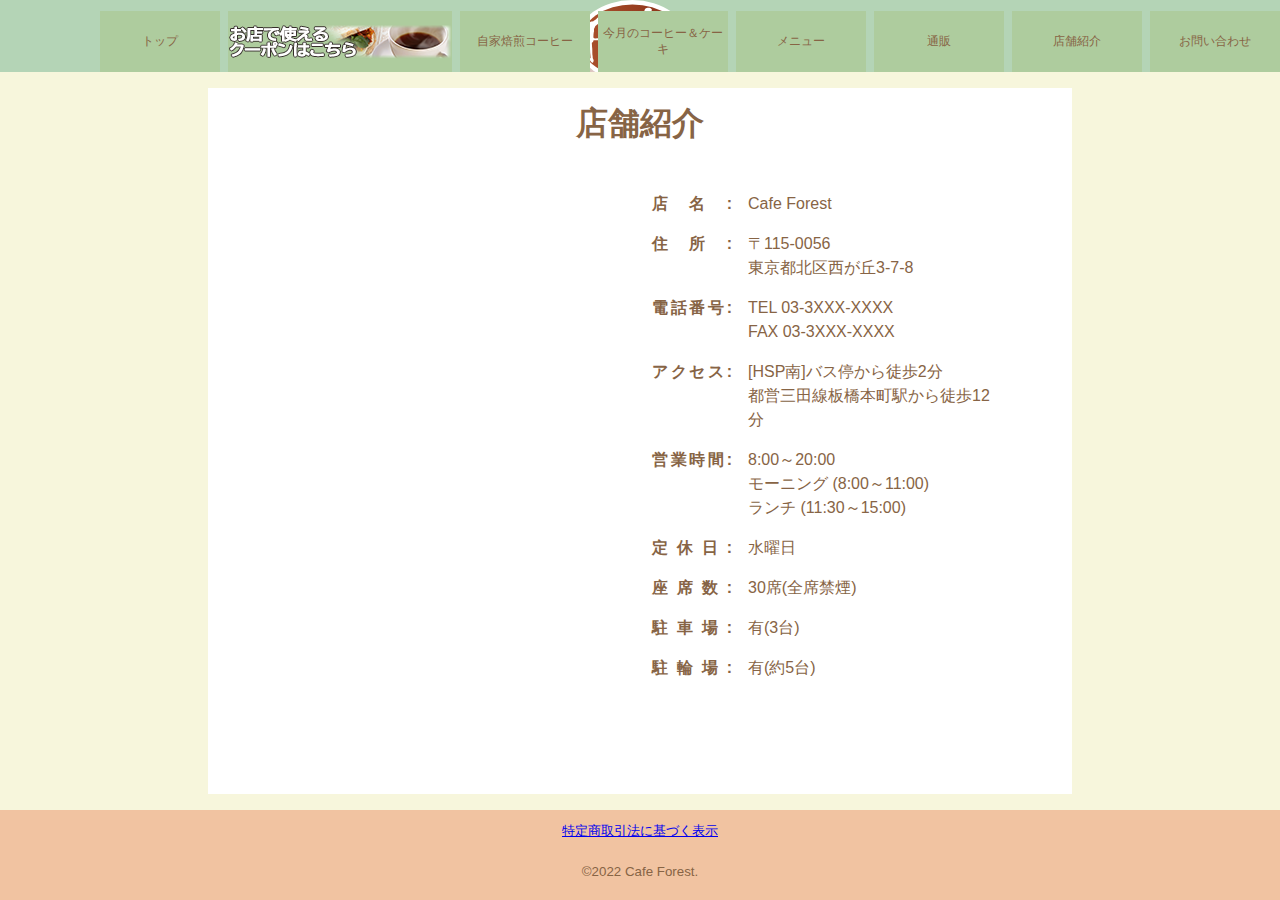
<file: tenpo/index.html>
﻿<!DOCTYPE html>
<html lang="ja">
<head>
<meta charset="UTF-8">
<meta name="viewport" content="width=device-width, initial-scale=1.0, minimum-scale=1.0" />
<meta name="description" content="「Cafe Forest（カフェフォレスト）」は、東京都北区にあるカフェで、ハイパフォーマンスセンターや板橋本町駅の近くに位置します。駐車場や駐輪場があり、アクセスに便利。本格的なコーヒーを気軽に楽しんでもらえるよう、全席禁煙で、店舗の内装はカジュアルな雰囲気になっています。">
<meta name="keywords" content="北区西が丘,ハイパフォーマンススポーツセンター,板橋本町駅,駐車場,駐輪場,全席禁煙">
<title>店舗紹介 | Cafe Forest</title>
<link href="../CSS/general.css" rel="stylesheet" type="text/css">
<link href="../CSS/box.css" rel="stylesheet" type="text/css">
</head>
<body class="tenpo">
<header>
<img src="../images/logo.svg" width="auto" height="100px" alt="ロゴ">
	<nav>
	<h2>サイトマップ</h2>
		<ul>
			<li><a href="../index.html">トップ</a></li>
			<li><a href="../coupon/index.html"><picture><source srcset="../images/banner_hanbun.png" media="(max-width: 730px)"><img src="../images/banner_h.png" alt="バナー"></picture></a></li>
			<li><a href="../coffee-info/index.html">自家焙煎コーヒー</a></li>
			<li><a href="../coffee-cake/monthly.php">今月のコーヒー＆ケーキ</a></li>
			<li><a href="../menu/index.html">メニュー</a></li>
			<li><a href="../store/index.html">通販</a></li><!--ハイライトかdisplay:none-->
			<li><a href="#">店舗紹介</a></li>
			<li><a href="../contact/index.html">お問い合わせ</a></li>
		</ul>
	</nav>
</header>
<main>
		<h1>店舗紹介</h1>
		<figure>
			<p><iframe src="https://www.google.com/maps/embed?pb=!1m18!1m12!1m3!1d1618.6861661896457!2d139.70904629818168!3d35.76622925988168!2m3!1f0!2f0!3f0!3m2!1i1024!2i768!4f13.1!3m3!1m2!1s0x601892dd681e23d5%3A0xd16c6e15cb28a704!2z44CSMTE1LTAwNTYg5p2x5Lqs6YO95YyX5Yy66KW_44GM5LiY77yT5LiB55uu77yX4oiS77yY!5e0!3m2!1sja!2sjp!4v1664257046649!5m2!1sja!2sjp" width="250" height="250" style="border:0;" allowfullscreen="" loading="lazy" referrerpolicy="no-referrer-when-downgrade"></iframe></p>
		</figure>
			<dl>
				<dt>店名</dt>
					<dd>Cafe Forest</dd>
				<dt>住所</dt>
					<dd>〒115-0056<br>東京都北区西が丘3-7-8</dd>
				<dt>電話番号</dt>
					<dd>TEL 03-3XXX-XXXX<br>FAX 03-3XXX-XXXX</dd>
				<dt>アクセス</dt>
					<dd>[HSP南]バス停から徒歩2分<br>都営三田線板橋本町駅から徒歩12分</dd>
				<dt>営業時間</dt>
					<dd>8:00～20:00<br>モーニング (8:00～11:00)<br>ランチ (11:30～15:00)</dd>
				<dt>定休日</dt>
					<dd>水曜日</dd>
				<dt>座席数</dt>
					<dd>30席(全席禁煙)</dd>
				<dt>駐車場</dt>
					<dd>有(3台)</dd>
				<dt>駐輪場</dt>
					<dd>有(約5台)</dd>
			</dl>
			
</main>
<footer>
	<p><small><a href="../law/index.html">特定商取引法に基づく表示</a></small></p>
	<p><small>©2022 Cafe Forest.</small></p>
</footer>
</body>
</html>
</file>
<file: CSS/general.css>
﻿@charset "utf-8";
* {
	margin: 0px;
	padding: 0px;
	box-sizing:border-box;
}
:root {
/* ------ カスタムプロパティ定義 ------- */
	/* 色 */
	--dark:rgb(174, 204, 158);		/* 背景(暗)*/
	--light:rgb(180, 212, 182);	    /* 背景（明）*/
	--pale:rgb(247, 246, 220);		/* 背景（淡）*/
	--pale2:rgba(247, 246, 220,0.3);
	--orange:rgb(241, 195, 161);	/* 背景（オレンジ） */
	--fore:rgb(135, 100, 69);       /*文字色*/
	--strg1:hsl(20,80%,20%);	    /*強調色1 境界線やリンクの文字列の色に使う 
	--strg2:hsl(20,80%,40%);	 強調色2 */
	/* サイズ */
	--baseWidth:960px;			    /* 内容基本幅 */
	/*--minWidth:(280px - 3rem);	  仮内容最小幅*/ 
	/*--maxWidth:1280px;			     /*仮内容最大幅*/
	--logPx:(var(--baseWidth) / 960);
	color:var(--fore);
	font-family:'BIZ UDPGothic', Meiryo, sans-serif;
	font-size:max(12px,var(--logPx) * 16);
	line-height:1em;
}
h1, h2, h3, h4 {
	font-family:Corbel,"BIZ UDPGothic",Meiryo,sans-serif;
	line-height:1.2em;
}
h1 {
	font-size:2em;
	text-align:center;
}
h2 {
	padding-block-end:0.1em;
	color:var(--strg1);
	font-size:1.4em;
}
h3 {
	font-size:1.2em;
}
p {
	margin-block-start:0.5em;
	margin-block-end:1em;
	line-height:1.5em;
}
dl {
	line-height:1.5em;
}
dd {
	line-height:1.5em;
}
nav > h2 {
	display:none; /*箇条書きの・非表示*/
}
ul, ol {
	margin-inline-start:2em; 
	margin-block:0.5em 1em;
	font-size:1em;
	line-height:1.3em;
}
nav ul {
	list-style:none; 
}
figure > p {
	margin:0;
}


/*body要素共通構成box.cssができた場合はbox.cssへ移行*/
header,footer,p {
	position:relative;
	overflow:hidden;
}
body > header {
	block-size:72px; /*10/5 headerの高さ固定*/
}
/*bodyのグリッド構成*/
body {
	display:grid;
	grid-template-columns:1fr min(90%,864px) 1fr; /*幅の指定*/
	grid-template-rows:72px auto 90px; /*header main footerの順の高さの指定*/
	grid-template-areas:
		"header header header "
		". main . "
		"footer footer footer";
	background-color:var(--pale);
	min-block-size:100vh;
	overflow-y:scroll;
	row-gap:1em;
}
/*template-rowsのheaderを論理ピクセルセ指定する場合、min(var(--logPx) * 120,120px)*/
/*headerの文字ぞろえと背景色指定*/
header {
	grid-area:header;
	text-align:center;
	background-color:var(--light);
}
/*headerを一番上に固定*/
body > header {
	position:fixed;
	/*inline-start:0px;*/
	/*block-start:0px;*/
	width:100%;
	z-index:1;
}
/*ulとliの余白ゼロ　画面を狭めた際にliの項目が中央に来るために必要*/
body > header :where(ul,li) {
		margin:0px;
		padding:0px;
	}
/*ロゴを左端に配置 10/17*/
body > header > a > img {
	display:block;
	position:absolute;
	inset-block-end:0px;/*10/5 変更*/
	/*height:calc(var(--logPx) * 120);*/
	height:65px; /*10/5 変更*/
	/*height:100%; 10/5 変更*/
	margin:0;
	line-height:1em;
	z-index:1; /*10/5 ロゴと項目をかぶらせないため*/
}
/*目次上の余白*/
body > header > nav {
	margin-block-start:1.5rem;
	inline-size:100%; /*10/5*/
}
/*目次を横並びにflexで構成*/
body > header > nav > ul {
	display:flex;
	position:absolute; /*10/5 目次の項目を一番下に固定*/
	inset-block-end:0px; /*10/5 目次の項目を一番下に固定*/
	inline-size:100%; /*10/5 header全体で表示するため*/
	font-size:clamp(12px,100vw/8/14,16px);   /*可変に応じた文字サイズ*/
	gap:0.5rem;                              /*目次同士の間隔*/
}
body > header > nav li {
	inline-size:100%;
	block-size:3.8rem; /*liのそれぞれの高さ*/
}
body > header > nav li a {
	display:flex;
	justify-content:center;
	align-items:center;
	block-size:100%;
	background-color: var(--dark);
	text-decoration:none;
	color:var(--fore);
	}
body > header picture > img {
	vertical-align:middle;
}
/*ロゴの分の間隔をあけた目次の表示*/
body > header ul li:first-child {
	padding-inline-start:100px;
}
main {
	grid-area:main;
	background-color:rgb(255,255,255);
	padding-block-start:1rem;
	padding-inline:2rem;
}
body > footer {
	grid-area:footer;
	background-color:var(--orange);
}
body > footer {
	text-align:center;
}
@media screen and (max-width:960px){
	:root{
		--baseWidth:100vw; /*可変する際に必要*/
	}
}
/*以下からＰＣで幅狭になった時の構成*/
@media screen and (max-width: 730px){
	body {
		grid-template-rows:180px auto 90px; /*10/5 header main footerの順の高さの指定*/
		grid-template-areas:
		"header header header "
		"main main main "
		"footer footer footer";

	}
	body > header {
		block-size:180px; /*10/17 headerの高さ固定*/
	}
		/*年代さん加筆*/
/*ロゴを目次の中央に絶対配置 10/17*/
	body > header > a > img {
		inset-inline-start:calc((100vw - 138px) / 2);/*ロゴを中央に置くための計算*/
		inset-block-end:0;
		inline-size:138px;
		block-size:auto; /*画像が大きすぎるため、仮で高さ50％*/
	}
/*画面が幅広の際のロゴ分の余白をリセット*/
	body > header ul li:first-child {
		padding-inline-start:0px;
	}
/*幅狭のnavのグリッド構成*/
	body > header > nav > ul {
		display:grid;
		grid-template-columns:repeat(2, 1fr);/*2列で表示*/
		inline-size:100%;      /*mainの幅と合わせるなら幅を90%*/
		/*margin-inline:auto;  autoで目次を中央に*/
		column-gap:100px;   /*中央にロゴを置く分の空白*/
		flex-wrap:wrap;
	}
	body > header > nav li {
		block-size:3rem; /*liのそれぞれの高さ*/
}
	nav ul li a {		/*文字じゃない部分もリンクとしてさわれます*/
		display: inline-block;
		inline-size: 100%;
		background-color: rgba(169, 200, 132, 0.5);/*領域を確認するための着色です*/
	}
	body > header > nav > ul > li > a:nth-child(odd) {
		justify-items:start; /*奇数行を左*/
	}
	body > header > nav > ul > li > a:nth-child(even) {
		justify-items:end; /*偶数行を右*/
	}
}

@media screen and (max-width:356px){
/*10/17 更新*/
	body > header > a > img {
		inset-inline-start:calc((100vw - 90px) / 2);
		inline-size:90px;
	}
	body > header > nav > ul {
		column-gap:20px;
		}
	body > header > nav > ul > li {
		inline-size:128px;
	}
}
</file>
<file: admin/css/admin.css>
@charset "utf-8";
/*---------- 共通 ----------*/
:root {
	--dark:rgb(127, 183, 126);		/* 背景(暗)*/
	--light:rgb(177, 215, 180);	    /* 背景（明）*/
	--pale:rgb(247, 246, 220);		/* 背景（淡）*/
	--orange:rgb(255, 192, 144);	/* 背景（オレンジ） */
	--fore:rgb(135, 100, 69);       /*文字色*/
	--strg1:hsl(20,80%,20%);	    /*強調色1 境界線やリンクの文字列の色に使う 
	--strg2:hsl(20,80%,40%);	 強調色2 */
}
header, main, footer {
	position: relative;
}
body {
	display: grid;
	grid-template-areas:
		"header header header "
		". main . "
		"footer footer footer";
}
header {
	grid-area:header;
	background-color:var(--light);
}
main {
	grid-area: main;
	margin: auto;
	text-align: center;
}
footer {
	grid-area:footer;
	background-color:var(--orange);
}

/*---------- table ----------*/
table {
	table-layout: auto;
	inline-size: min(100%, 500px);
	border-spacing: 2em 0.5em;
	margin: auto;
}
table th {
	min-width: 7em;
	text-align: end;
}
table td {
	text-align: start;
}
table img {
	max-width: 100%;
}

/*---------- form.html ----------*/
.form textarea {
	inline-size: 100%;
	block-size: 5em;
}

/*---------- confirm.php ----------*/
.confirm main > p:first-of-type {
	color: red;
}
.confirm main > div {
	display: flex;
	justify-content: center;
	align-items: center;
	gap: 2em;
}
.confirm main > div button {
	border: none;
	border-bottom: 1px solid blue;
	font-size: 0.8em;
	color: blue;
	background: transparent;
}

/*---------- createText.php ----------*/
/*ボタンデザイン*/
.createText main > p > a {
	display: block;
	position: relative;
	margin: 0 auto;
	padding: 1em 2em;
	inline-size: 300px;
	font-size: 1em;
	transition: 0.3s;
	text-decoration: none;
}
.createText main > p > a::before {
	content: '';
	position: absolute;
	inset-block-start: 50%;
	inset-inline-end: 1em;
	transform: translateY(-50%);
	inline-size: 35px;
	block-size: 35px;
	border: 2px solid var(--dark);
	border-radius: 50vh;
	transition: 0.3s;
}
.createText main > p > a::after {
	content: '';
	position: absolute;
	inset-block-start: 50%;
	inset-inline-end: 35px;
	transform: translateY(-50%);
	inline-size: 50px;
	block-size: 2px;
	background-color: var(--strg1);
}
.createText main > p > a:hover {
	text-decoration: none;
	background-color: var(--light);
}
.createText main > p > a:hover::before {
	background-color: var(--dark);
}
</file>
<file: CSS/box.css>
﻿@charset "utf-8";
/***************** 店舗情報 ****************/
.tenpo main {
 	display:grid;
 	grid-template-columns:1fr repeat(2, calc(var(--logPx) * 350)) 1fr;
 	grid-template-areas:
 		"h h h h"
 		". figure dl ."
 		"p p p p";
	column-gap:3%;
	row-gap:1em;
	align-items:start;
}
.tenpo main {
	justify-content:center;
}
.tenpo main > h1 {
	grid-area:h;
	text-align:center;
	
}
.tenpo main > figure {
	grid-area:figure;
}
.tenpo main > dl {
	grid-area:dl;
	display:grid;
	column-gap:1em;
	row-gap:1em;
	grid-template-columns:5em 1fr;
	text-align:start;
	padding-block-end:2em;
}
.tenpo main > p {
	grid-area:p;
	text-align:center;
	padding-block-end:1em;
}
.tenpo main > dl > dt {
	text-align:justify;
	text-align-last:justify;
	grid-column:1;
	font-weight:bold;

}
.tenpo main > dl > dt::after {
	content:":";
}
.tenpo main > dl > dd {
	grid-column:2;
}
/*幅が700px以下になった時に地図を上、文を下に*/
@media screen and (max-width:700px) {
	.tenpo main {
		grid-template-columns:1fr 300px 1fr;
		grid-template-areas:
		". h ."
 		". figure ."
 		". dl .";
	}
	/*写真を中央に*/
	.tenpo main > figure {
		text-align:center;
	}
}
@media screen and (max-width: 335px){
	.tenpo main > dl {
		display:block;
	}
	.tenpo main > dl > dt {
		text-align-last:center;
		padding-block-end:0.25em;
		font-size:1.1em;
	}
	/*.tenpo main > dl > dt::after {
		content:none;
	}*/
	.tenpo main > dl > dd {
		text-align:center;
		padding-block-end:0.7em;
	}
}

/******************** 今月のコーヒー＆ケーキ ********************/
.monthly main {
	padding-inline: 1em;
}
.monthly main > section p {
    text-align: center;
}
.monthly main > section > p:first-child {
    margin-block-start: 2em;
}
.monthly main > section > p:last-child {
    margin-block: 5em;
}
.monthly main > section > article {
	justify-content: center; 
	margin-inline:auto; 
    margin-block-end: 3em;
	inline-size: 75%;
	block-size: auto;
}
.monthly main > section > article > h2 {
    border-bottom: 1px solid;
	margin-block-start: 2em;
}
.monthly main > section > article > section > p:nth-of-type(1) {
	margin-block-start: 1.6em;
}
.monthly main > section > article > section > p > img {
    inline-size: 100%;
}
.monthly main > section > article > section > p {
	display: inline-block;
	text-align: start;	
}
.monthly main > aside > h2 {
	text-align: center;
}
.monthly main > aside > article {
    display: grid;
    grid-template-columns:1fr 1fr;
    column-gap: 1em;
}
.monthly main > aside > article > h3 {
    border-bottom: 1px solid;
	margin-block-start: 1em;
}
.monthly main > aside > article > *:nth-child(1) {
	grid-column: 1 / span 2;
	margin-block-end: 1em;
}
.monthly main > aside > article img {
	aspect-ratio: 4 / 3;
	object-fit: cover;
    inline-size: 100%;
}

/*ボタンデザイン*/
.monthly main > section > p > a {
	display: block;
	position: relative;
	margin: 0 auto;
	padding: 1em 2em;
	inline-size: 300px;
	font-size: 1em;
	transition: 0.3s;
	text-decoration: none;
}
.monthly main > section > p > a::before {
	content: '';
	position: absolute;
	inset-block-start: 50%;
	inset-inline-end: 1em;
	transform: translateY(-50%);
	inline-size: 35px;
	block-size: 35px;
	border: 2px solid var(--dark);
	border-radius: 50vh;
	transition: 0.3s;
}
.monthly main > section > p > a::after {
	content: '';
	position: absolute;
	inset-block-start: 50%;
	inset-inline-end: 35px;
	transform: translateY(-50%);
	inline-size: 50px;
	block-size: 2px;
	background-color: var(--strg1);
}
.monthly main > section > p > a:hover {
	text-decoration: none;
	background-color: var(--light);
}
  
.monthly main > section > p > a:hover::before {
	background-color: var(--dark);
}

/* メディアクエリ */
@media screen and (max-width:480px) {
    .monthly main > section p {
        text-align: center;
    }
    .monthly main > section > p:last-child {
        text-align: center;
    }
    .monthly main > section > article h4 {
        text-align: left;
    }
    .monthly main > section > article img {
        inline-size: 100%;
        text-align: center;
    }
	.monthly main > aside > article > section {
		grid-column: 1 / span 2;
	    display: grid;
	    grid-template-columns:1fr 1fr;
	    column-gap: 1em;
	}
	.monthly main > aside > article > section > *:nth-child(1) {
		grid-row: 1 / span 4;
	}
	.monthly main > aside > article > section > *:not(:nth-child(1)) {
		grid-column: 2;
	}
}   

/**************** 自家焙煎珈琲 *******************/
.cfi h1+p {
	display:none;
}

@media screen and (max-width: 730px){
	.cfi {
		grid-template-rows:180px auto 90px; /*header main footerの順の高さの指定*/
	}
}
@media screen and (max-width:425px) {
	.cfi h1+p {
	display:block;
	}
} 

/**************** お問合せ *******************/
.contact main > h1 {
	display:block;
}
.contact main table {
	inline-size: 100%;
}
.contact main table td {					/*normalを指定して、td内の内容を単語区切りで改行*/
	overflow-wrap: normal; 
}
.contact main .item {				/*クラスitem = テーブルの項目名のセル*/
	background-color: #cfcfcf;	/*うすいグレー*/
	padding-inline-start:1rem;
	inline-size: 40%;
}
.contact main table td:not(.item){	/*テーブル内、記入するセル*/
	background-color: #c0c0c0;	/*濃いグレー*/
	block-size: 3rem;
	padding: 0 1rem;
}
.contact main table td span {				/*必須のマーク*/
	font-size: 0.9em;
	color: #FFF;
	background-color: red;
	margin-inline-start: 5px;
	padding: 1px;
}
.contact main .button {			/*【戻る】以外のボタン*/
	text-align: center;
	inline-size: 10rem;
	block-size: 3rem;
	font-size: 1em;
}
.contact main .item{
	/*text-align:left;
	text-decoration:underline;*/
	}
.contact main .modoru{
	width: 7rem; 
	height: 2rem;
	}
.result main > p:first-of-type {
	text-align:center;
	}
.contact main img:hover{  
	transform: scale(1.2);  
	transition-duration: 0.5s;
	}	/*画像触れたら拡大*/
/**********　レ　ス　ポ　ン　シ　ブ　対　応　****************/
@media screen and (max-width: 570px) {
	.contact main .item {
 		inline-size: 100%;
  }
  .contact main table td {	
  	inline-size: 100%;
    display: block;		/*← スマホだと2列だったテーブルが1列に変化*/
	height: 2rem;
		/*↓ ↓ スマホだとtd要素が真ん中に配置されずズレるので下記で調整*/
		padding-block-start: 0.5rem;	
  }
  .contact main textarea {
  	margin-block-start: 1rem;
  }
  .contact table td:not(.item){
		padding-block-start: 1rem;
	}
}

@media screen and (max-width: 420px) {
	.contact table :is(input, textarea) {
		inline-size:90%;
	}
}

/****************** クーポン **********************/
	/*.coupon h1{text-align: center;
	font-size:3.5em;
	padding-bottom:1rem;
	}*/
	
	.coupon main {
	background-color:rgb(247, 246, 220);
	padding-block-start:0;
	padding-inline:0;
	}
	.coupon h1{
	padding-top:0.25em;
	padding-bottom:0.25em;
	text-align:center;
	color:rgb(255, 255, 255);
	background-color:#876554;

	}
	.coupon dl {
	line-height:1.5em;
	padding-inline:2rem;
	}
	.coupon main{background-color:rgb(255, 255, 255)}
	/*
   @media screen and (max-width:680px) {
    	.pc{
    		display: none;
    	}
    }
	@media screen and (min-width:681px) {
    	.sumaho{
    		display: none;
    	}
    }
    */


	
	/*@media 文*/
@media screen and (max-width: 960px) {
	.coupon .pc {
		margin: auto;
		width: 100%;
	}
}
	
@media print {
	.coupon header,.coupon h1,.coupon h2,.coupon p,.coupon a,.coupon dl,.coupon footer {
		display:none;
	}
	.coupon .sumaho{
		display:block;
		height:auto;
		width:57mm;
		margin-inline:auto;
	} 
}
</file>
<file: menu/styles/menu.css>
﻿@charset "utf-8";

/* general */
/* メニューページ mainのみのスタイル */
.menu {
	text-align:justify;
}
@supports(text-justify:inter-character) {
	 .menu {
		text-justify:inter-character;
	}
}
.menu > main {
	background-color:rgb(255,255,255);
	padding-block-end:0.5em;
}
.menu > main h1 {
	text-align:center;
}
.menu > main h1 ~ p {
	text-align:center;
}
.menu > main h2 {
	display:none;
	text-align:center;
}
.menu > main h2 ~ p {
	text-align:center;
}
.menu > main h3 {
	font-size:1.2em;
	padding-block-start:1em;
	margin-block-end:1em;
	text-align:center;
}
.menu > main h4 {
	font-size:1.0em;
	margin-block-start:0.5em;
	text-align:center;
}
.menu > main small {
	font-weight:normal;
}
.menu > main a {
	text-decoration:none;
}
.menu main > section {
	border-radius:0 1rem 1rem 1rem;
	position:relative;
}
.menu main > section > p {
	text-align:start;
	inline-size:90%;
	margin-block-start:2em;
	margin-inline:auto;
}
.menu > main > section > section > p {
	text-align:center;
}
.menu > main > #food > section > h3 {
	margin-block-end:0px;
}
@media screen and (max-width:720px) {
	.menu > main > #drink > section > p {
		inline-size:90%;
		text-align:start;
		margin-inline:auto;
	}
	.menu > main > #drink > section > p > br {
		display:none;
	}
}
@media screen and (max-width:520px) {
	.menu > main > #dessert > section > p {
		inline-size:80%;
		text-align:start;
		margin-inline:auto;
	}
	.menu > main > #dessert > section > p > br {
		display:none;
	}
}

/* タブによる表示切り替え */
.menu > main > div:not(#pagetop) {
	display:flex;
	justify-content:start;
	margin-inline:auto;
	justify-content: center;
}
.menu > main > div > label {
	inline-size:30%;
	block-size:3rem;
	line-height:3rem;
	background-color:var(--orange);
	font-size:1.2em;
	text-align:center;
	color:rgb(255,255,255)
}
.menu > main > div > label:not(:last-of-type) {
	margin-inline-end:0.2em;
}

/* ブラウザ幅 280px以下 */
@media screen and (max-width:480px) {
	.menu > main > div {
		inline-size:100%;
		flex-wrap:wrap;
	}
	.menu > main > div > label {
		inline-size:100%;
		margin-block:0.1em;
	}
	.menu > main > div > label:not(:last-of-type) {
		margin-inline-end:0px;
	}
}
.menu main > div > label:hover { 
	opacity:0.5;
}
.menu main input#item1:checked ~ div > label:nth-of-type(1),
.menu main input#item2:checked ~ div > label:nth-of-type(2),
.menu main input#item3:checked ~ div > label:nth-of-type(3) {
	background-color:var(--pale2);
	font-size:1.4em;
	font-weight:bold;
	color:var(--fore);
}
.menu main input#item1:checked ~ div > label:nth-of-type(1):hover,
.menu main input#item2:checked ~ div > label:nth-of-type(2):hover,
.menu main input#item3:checked ~ div > label:nth-of-type(3):hover {
	opacity:1.0;
}
.menu main input[type="radio"] {
	display:none;
}
.menu main > section {
	display:none;
}
.menu main input#item1:checked ~ section#drink,
.menu main input#item2:checked ~ section#food,
.menu main input#item3:checked ~ section#dessert {
	display:block;
}

/* メニューリスト */
.menu > main > section > section > div {
	display:grid;
	grid-template-columns:repeat(3, max(180px, var(--logPx) * 240));
	justify-content:center;
	gap:1em;
	margin-inline:auto;
	margin-block-end:1em;
}
/* 720px以下でカラム数2 */
@media screen and (max-width:720px) {
	.menu > main > section > section > div {
		grid-template-columns:repeat(2,180px);
	}
}
/* 480px以下でカラム数1 */
@media screen and (max-width:480px) {
	.menu > main > section > section > div {
		grid-template-columns:180px;
	}
}
/* 写真メニュー */
.menu > main > section > section > div > article {
	background-color:rgb(255,255,255);
	padding:0.5em;
	box-shadow: 2px 2px 6px rgb(200,200,200);
}
.menu > main > section > section > div > article img {
	inline-size:100%;
	block-size:max(168px, var(--logPx) * 224);
	object-fit:cover;
	object-position:center;
}
.menu > main > section > section > div > article > h4 {
	block-size:2.5em;
}	
.menu > main > section > section > div > article > p {
	margin:0px;
}
.menu > main > section > section > div > article > p:not(first-of-child) {
	text-align:center;
}
/* 写真2枚表示 */
.menu .img2 img {
		inline-size:calc( (100% - 0.5em) / 2);
}
.menu > main > section > section > div > article > p:first-of-type {
	text-align:justify;
	block-size:4.5em;
	letter-spacing: -0.05em;
}
/* おすすめ */ 
.menu .recommend {
	position:relative;
}
.menu .recommend > div {
	position: absolute;
	top: -7px;
	right: -5px;
	width: 89px;
	height: 91px;
	overflow: hidden;
}  
.menu .recommend > div > span {
	display: inline-block;
	position: absolute;
	padding: 7px 0;
	left: -23px;
	top: 22px;
	width: 160px;
	text-align: center;
	font-size: small;
	font-weight:bold;
	line-height: 16px;
	background: var(--dark);
	opacity:0.9;
	color: rgb(255,255,255);
	letter-spacing: 0.05em;
	-webkit-transform: rotate(45deg);
	transform: rotate(45deg);
	box-shadow: 0 2px 5px rgba(0, 0, 0, 0.2);
} 
.menu .recommend > div > span:before, 
.menu .recommend > div > span::after {
	position: absolute;
	content: "";
	border-top: 4px solid var(--light);
	border-left: 4px solid transparent;
	border-right: 4px solid transparent;
	bottom: -4px;
}
.menu .recommend > div > span:before {
	left: 14px;
}
.menu .recommend > div > span:after {
	right: 18px;
}

/* click! */
.menu > main .click {
	border-radius: 0.75em;
	background-color:var(--orange);
	inline-size:5em;
	block-size:1.5em;
	display:flex;
	margin-inline:auto;
}
.menu > main .click:hover {
	opacity: 0.5;
}
.menu > main .click > a {
	color:rgb(255,255,255);
	inline-size:100%;
	block-size:100%;
	display:flex;
	justify-content:center;
	align-items:center;
}

/* click! in aside */
.menu > main aside .click {
	background-color:var(--dark);
}

/* aside */
.menu > main aside {
	inline-size: 90%;
	background-color:var(--pale2);
	padding:2em;
	margin-inline:auto;
	margin-block:2em 1em;
	border-radius:1em;
	box-shadow: 2px 2px 6px rgb(200,200,200);
}
.menu > main aside > h3 {
	padding-block-start:0px;
}
.menu > main aside p {
	text-align:justify;
}

/* aside オーダーケーキ */
/* 注意事項 */
.menu #dessert > aside > ul {
	margin-block:1em;
}
.menu #dessert > aside > ul > li {
	text-align:start;
}
/* サイズと価格表 */
.menu #dessert > aside > div {
	display:flex;
	justify-content:center;
	gap:1em;
}
.menu #dessert > aside > div > article{
	display:grid;
	grid-template-rows:3em 1.5em 1.5em 1.5em;
	inline-size:calc(var(--logPx) * 160);
	flex-shrink:0;
}
.menu #dessert > aside > div > article > h4,
.menu #dessert > aside > div > article > p {
	padding:0;
	margin:0;
}
.menu #dessert > aside > div > article > p > br {
	display:none;
}
@media screen and (max-width:720px) {
	.menu #dessert > aside > div {
		display:block;
	}
	.menu #dessert > aside > div > article{
		display:grid;
		grid-template-columns:4em 3em 12em 11em;
		grid-template-rows:3em;
	}
}
@media screen and (max-width:480px) {
	.menu #dessert > aside > div {
		display:block;
	}
	.menu #dessert > aside > div > article{
		display:grid;
		inline-size:30%;
		grid-template-columns:4em 12em;
		grid-template-rows:1.5em 1.5em 1.5em;
		margin-block-end:1em;
	}
	.menu #dessert > aside > div > article > h4 {
		grid-row:span 3;
	}
}
/* 各直径に合わせたh4 */
.menu #dessert > aside > div > article > h4 {
	background-color:var(--orange);
	border-radius:50%;
}
.menu #dessert > aside > div > article:nth-of-type(1) h4 {
	inline-size:2em;
	block-size:2em;
}
.menu #dessert > aside article:nth-of-type(2) h4 {
	inline-size:2.5em;
	block-size:2.5em;
}
.menu #dessert > aside article:nth-of-type(3) h4 {
	inline-size:3em;
	block-size:3em;
}

/* 戻るボタン */
.menu main {
	position:relative;
}
.menu footer {
	overflow:visible;
}
.menu #pagetop {
	position:sticky;
	inset-block-end:0.5em;
	margin-inline-start:calc(100% - 2.5em);
}
.menu #pagetop > a {
	background-color:var(--dark);
	opacity: 0.7;
	border-radius:50%;
	inline-size:4em;
	block-size:4em;
	display:flex;
	justify-content:center;
	align-items:center;
	text-align:right;
	z-index:3;
}
.menu #pagetop > a:hover {
	opacity: 0.5;
}
.menu #pagetop > a::after {
	content: "";
	display: block;
	border-block-start: 2px solid rgb(255,255,255);
	border-inline-end: 2px solid rgb(255,255,255);
	inline-size: 25%;
	block-size: 25%;
	transform:rotate(-45deg);
}
</file>
